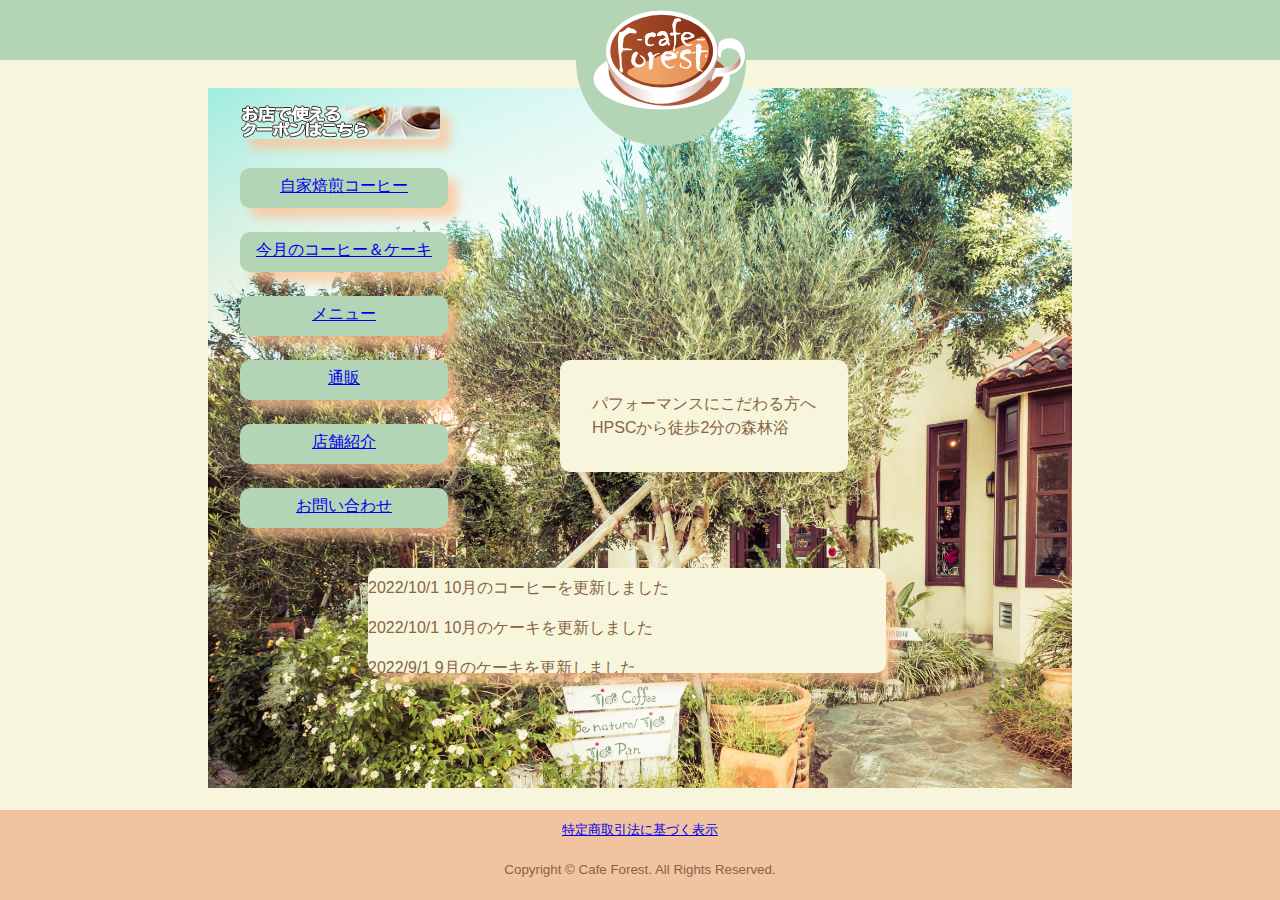
<file: index.html>
﻿﻿<!DOCTYPE html>
<html lang="ja">
<head>
<meta charset="UTF-8" />
<meta name="viewport" content="width=device-width, initial-scale=1.0">
<meta name="description" content="「Cafe Forest（カフェフォレスト）」は、自家焙煎のコーヒーと自家製ケーキがが売りの東京都北区のカフェ。駐車場・駐輪場有り。本格的なコーヒーが気軽に楽しめるカジュアルな雰囲気が若者の間で人気で、好みに合わせて焙煎する豆は通販でも取り寄せ可能です。">
<title>トップ | Cafe Forest</title>
<link rel="stylesheet" href="CSS/general.css"> 
</head>
<style>
/*ヘッダーはジェネラルのオーバーフロウhiddeで消えている・・・。*/
.TOP header { /*ロゴをはみ出させるためのheaderに関する指定*/
	height:60px;
	overflow:visible;
	position:relative;
}
.TOP header p {
	height:60px;
	overflow:visible;

}
.TOP header img { /*imgの配置*/
	position:absolute;
	inset-block-start:-2em;
	inset-inline-start:45%;
}

.TOP nav ul li { /*ジェネラルの打ち消し*/
	padding-inline:0px; 
}
.TOP nav > h1 {
	display:none;
}
.TOP > main{
	height:700px;/*仮 高さはおいおい変更する*/
}
.TOP main {
	position:relative;
}
.TOP h2 ,.TOP li {
	position:absolute;
}
.TOP li,.TOP li a {
	width:13em;
	height:1.5em;
}
.TOP li:not(:nth-of-type(8)) { /*ここで指定して子供要素のセンターそろえを実現あと影*/
	display:flex;
	justify-content:center;
	align-items:center; 
	box-shadow:10px 10px 10px 0 rgba(255, 192, 144,0.7);
}
.TOP li:not(:nth-of-type(8)) a{
	text-align:center;
}
.TOP li:nth-of-type(1){/*top*/
	display:none;
}
.TOP li:nth-of-type(2){/*自家焙煎珈琲*/
	inset-block-start:5em;
	inset-inline-start:2em;
}
.TOP li:nth-of-type(3){/*今月のコーヒー＆ケーキ*/
	inset-block-start:9em;
	inset-inline-start:2em;
}
.TOP li:nth-of-type(4){/*メニュー*/
	inset-block-start:13em;
	inset-inline-start:2em;
}
.TOP li:nth-of-type(5){/*通販*/
	inset-block-start:17em;
	inset-inline-start:2em;
}
.TOP li:nth-of-type(6){ /*店舗紹介*/
	inset-block-start:21em;
	inset-inline-start:2em;
}
.TOP li:nth-of-type(7){/*問い合わせ*/
	inset-block-start:25em;
	inset-inline-start:2em;
}
.TOP li:nth-of-type(8){/*クーポンバナー*/
	inset-block-start:1em;
	inset-inline-start:2em;
	width:200px;
	height:35px;
	overflow:hidden;
	box-shadow:10px 10px 10px 0 rgba(255, 192, 144,0.7);
}
.TOP li:nth-of-type(8) img{ /*クーポンバナーをセンターにするため*/
	position:center;
}
.TOP > main > article { /*news*/
	position: absolute;
	width:60%;
	height:15%;
	inset-block-start:30em;
	inset-inline-start:10em;
	overflow-y: scroll;
	background-color:var(--pale);
	box-shadow:10px 10px 10px 0 rgba(255, 192, 144,0.7);
	border-radius:10px;
}
.TOP article > h2 {
	display:none;
}
.TOP li:not(:nth-of-type(8)) { /*liの背景　:notクーポン画像*/
	background-color:var(--light); /*カスタムプロパティに透明度追加する方法ある？*/
	height:2.5em;
	border-radius:10px;
}
.TOP li:nth-of-type(8) {
	border-top-right-radius:7px;
	border-bottom-right-radius:7px;
}
.TOP main > p{
	position:abusplute;
	background-color:var(--pale);
	inset-block-start:15em;
	inset-inline-start:20em;
	width:18em;
	padding:2em;
	border-radius:10px;
}
/*ここまで前絶対配置たち*/
main {
	background-image:url(images/TOP/photoAC03.jpg);
	background-size:cover;
}
/*ここまで背景画像*/
@media screen and (max-width:730px) {
	body {
		grid-template-rows:72px auto 90px; /*header main footerの順の高さの指定*/
	}
}
@media screen and (max-width:600px) {

	.TOP header img { /*imgの配置*/
		inset-inline-start:52%;
	}
	.TOP li:nth-of-type(2){/*自家焙煎珈琲*/
		inset-block-start:5em;
	}
	.TOP li:nth-of-type(3){/*今月のコーヒー＆ケーキ*/
		inset-block-start:7em;
		inset-inline-start:18em;
	}
	.TOP li:nth-of-type(4){/*メニュー*/
		inset-block-start:9em;
	}
	.TOP li:nth-of-type(5){/*通販*/
		inset-block-start:11em;
		inset-inline-start:18em;
	}
	.TOP li:nth-of-type(6){ /*店舗紹介*/
		inset-block-start:13em;
	}
	.TOP li:nth-of-type(7){/*問い合わせ*/
		inset-block-start:15em;
		inset-inline-start:18em;
	}
	.TOP li:nth-of-type(8){/*クーポンバナー*/
		inset-block-start:1em;
		width:200px;
		height:35px;
		overflow:hidden;
	}
	.TOP li:nth-of-type(8) img{ /*クーポンバナーをセンターにするため*/
		position:center;
	}
	.TOP > main > article { /*news*/
		position: absolute;
		width:80%;
		height:15%;
		inset-block-start:20em;
		inset-inline-start:3em;
		overflow-y: scroll;
		background-color:rgb(247, 246, 220,)
	}
	.TOP article > h2 {
		display:none;
	}
	li:not(:nth-of-type(8)) {
		background-color:rgb(177, 215, 180); /*カスタムプロパティに透明度追加する方法ある？*/
	}
	.TOP main > p {
		position:abusplute;
		background-color:rgb(247, 246, 220);
		inset-block-start:20em;
		inset-inline-start:7em;
		width:2em;
		display:none;
	}
}/*media文の閉じ*/
@media screen and (max-width:480px) {
	.TOP li:nth-of-type(8) {
		width:128px;
	}
}
@media screen and (max-width:425px) {
	.TOP li:nth-of-type(8) {
		width:128px;
	}
	.TOP header img { /*imgの配置*/
		inset-inline-start:40%;
	}
	.TOP li:nth-of-type(2){/*自家焙煎珈琲*/
		inset-block-start:10em;
		inset-inline-start:1em;
	}
	.TOP li:nth-of-type(3){/*今月のコーヒー＆ケーキ*/
		inset-block-start:13em;
		inset-inline-start:3em;
	}
	.TOP li:nth-of-type(4){/*メニュー*/
		inset-block-start:16em;
		inset-inline-start:1em;
	}
	.TOP li:nth-of-type(5){/*通販*/
		inset-block-start:19em;
		inset-inline-start:3em;
	}
	.TOP li:nth-of-type(6){ /*店舗紹介*/
		inset-block-start:22em;
		inset-inline-start:1em;
	}
	.TOP li:nth-of-type(7){/*問い合わせ*/
		inset-block-start:25em;
		inset-inline-start:3em;
	}
	.TOP li:nth-of-type(8){/*クーポンバナー*/
		inset-block-start:6em;
		inset-inline-start:1em;
		width:128px;
		height:35px;
		overflow:hidden;
	}
	.TOP li:nth-of-type(8) img{ /*クーポンバナーをセンターにするため*/
		position:center;
	}
	.TOP > main > article { /*news*/
		position: absolute;
		width:80vw;
		height:15%;
		inset-block-start:30em;
		inset-inline-start:1.5em;
		overflow-y: scroll;
		background-color:rgb(247, 246, 220)
	}
	.TOP article > h2 {
		display:none;
	}
	li:not(:nth-of-type(8)) {
		background-color:rgb(177, 215, 180); /*カスタムプロパティに透明度追加する方法ある？*/
	}
	.TOP main > p{
		display:none;
/*		position:abusplute;   /*こいつらは自家焙煎珈琲へ
		background-color:rgb(247, 246, 220);
		inset-block-start:-13em;
		inset-inline-start:3em;
		width:16em; */
	}
}/*media文の閉じ*/
/*ここまで＠medhia文*/
</style>
<body class="TOP">
<header>
<p><img src="images/logo_maru.svg" width="auto" height="170px" alt="ロゴ"></p>
</header>
<main>
	<nav>
		<h1>ナビゲーション</h1><!--スマホはハンバーガorフレックスらっぷ表示。空白のメイン要素にロゴを大きく載せるか-->
		<ul>
			<li><a href="index.html">トップ</a></li>
			<li><a href="coffee-info/index.html">自家焙煎コーヒー</a></li>
			<li><a href="coffee-cake/monthly.php">今月のコーヒー＆ケーキ</a></li>
			<li><a href="menu/index.html">メニュー</a></li>
			<li><a href="store/index.html">通販</a></li><!--ハイライトかdisplay:none-->
			<li><a href="tenpo/index.html">店舗紹介</a></li>
			<li><a href="contact/index.html">お問い合わせ</a></li>
			<li><a href="coupon/index.html"><picture><source srcset="images/banner_hanbun.png" media="(max-width: 480px)"><img src="images/banner_h.png" alt="バナー"></picture></a></li>
		</ul>
	</nav>
	<article>
		<h2>ニュース</h2><!--ニュースを-->
			<p>2022/10/1  10月のコーヒーを更新しました</p><!--overflow: scroll;でページ内スクロールに挑む-->				
			<p>2022/10/1  10月のケーキを更新しました</p>
			<p>2022/9/1  9月のケーキを更新しました</p>
			<p>2022/9/1  9月のケーキを更新しました</p>
			<p>2022/8/17  台風のため臨時休業いたします。</p>
	</article>
	<p>パフォーマンスにこだわる方へ<br>HPSCから徒歩2分の森林浴</p>
</main>
<footer>
	<p><small><a href="law/index.html">特定商取引法に基づく表示</a></small></p>
	<p><small>Copyright © Cafe Forest. All Rights Reserved.</small></p>
</footer>
</body>
</html>
</file>
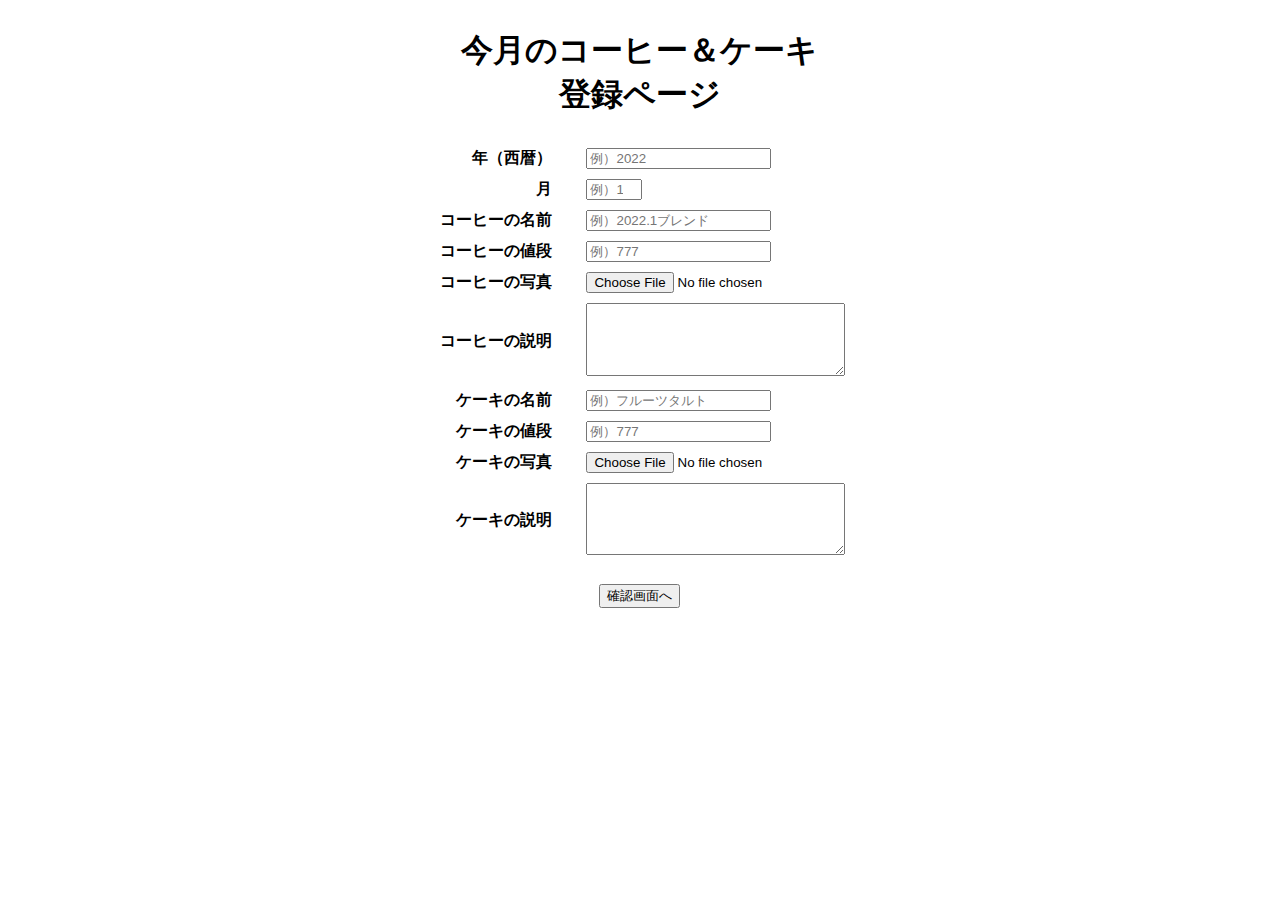
<file: admin/index.html>
﻿<!DOCTYPE html>

<html>
    <head>
        <meta charset="UTF-8" />
        <meta name="viewport" content="width=device-width, initial-scale=1.0" />
        <title>登録</title>
        <link rel="stylesheet" href="css/admin.css" />
    </head>

    <body class="form">
        <header></header>
        <main>
            <h1>今月のコーヒー＆ケーキ<br />登録ページ</h1>
            <form action="confirm.php" enctype="multipart/form-data" method="post">
                <table>
                    <tr><th><label>年（西暦）</label></th><td><input type="number" min="2022" name="year" pattern="^[0-9]+$" placeholder="例）2022" required/></td></tr>
                    <tr><th><label>月</label></th><td><input type="number" min="1" max="12" name="month" pattern="^[0-9]+$" placeholder="例）1" required/></td></tr>
                    <tr><th><label>コーヒーの名前</label></th><td><input type="text" name="coffeeName" placeholder="例）2022.1ブレンド" required/></td></tr>
                    <tr><th><label>コーヒーの値段</label></th><td><input type="text" name="coffeePrice" title="半角数字で入力してください。" pattern="^[0-9]+$" placeholder="例）777" required/></tr>
                    <tr><th><label>コーヒーの写真</label></th><td><input type="file" name="coffeePic" accept="image/*" required/></tr>
                    <tr><th><label>コーヒーの説明</label></th><td><textarea name="coffeeEx" required></textarea></tr>
                    <tr><th><label>ケーキの名前</label></th><td><input type="text" name="cakeName" placeholder="例）フルーツタルト" required/></td></tr>
                    <tr><th><label>ケーキの値段</label></th><td><input type="text" name="cakePrice" title="半角数字で入力してください。" pattern="^[0-9]+$" placeholder="例）777" required/></tr>
                    <tr><th><label>ケーキの写真</label></th><td><input type="file" name="cakePic" accept="image/*" required/></tr>
                    <tr><th><label>ケーキの説明</label></th><td><textarea name="cakeEx" required></textarea></tr>
                </table>
                <p><input type="submit" value="確認画面へ" /></p>    
            </form>
        </main>
        <footer></footer>
    </body>
</html>
</file>
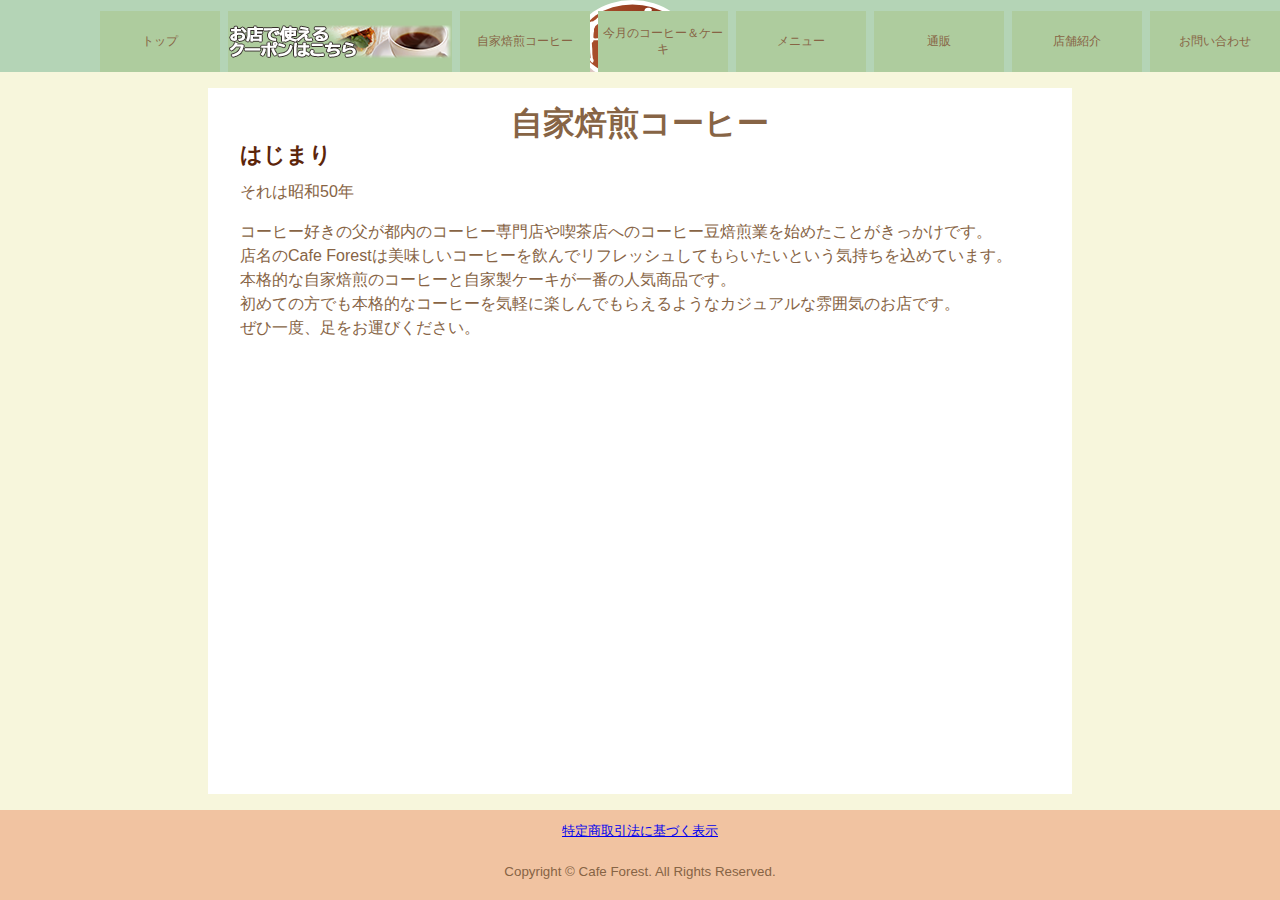
<file: coffee-info/index.html>
﻿<!--通販からのリンク　ターゲットで指定してその項目だけハイライトにさせたいな-->
<!DOCTYPE html>
<html lang="ja">
<head>
<meta charset="UTF-8" />
<meta name="viewport" content="width=device-width, initial-scale=1.0">
<meta name="description" content="東京都北区のカフェ「Cafe Forest（カフェフォレスト）」の売りは、自家焙煎コーヒー。焙煎士として都内のコーヒー専門店や喫茶店と取引があった父親の跡を継いだ現経営者が、パティシエの妻と共に、本格的なコーヒーが楽しめるカジュアルなカフェを営業しています。" >
<meta name="keywords" content="自家焙煎,父,コーヒー専門店,喫茶店,本格的" >
<title>自家焙煎コーヒー | Cafe Forest</title>
<link rel="stylesheet" href="../CSS/general.css">
<link href="../CSS/box.css" rel="stylesheet" type="text/css">
</head>

<body class="cfi">
<header>
<img src="../images/logo.svg" width="auto" height="100px" alt="ロゴ">
	<nav>
		<h2>ナビゲーション</h2><!--nonn候補-->
		<ul>
			<li><a href="../index.html">トップ</a></li>
			<li><a href="../coupon/index.html"><picture><source srcset="../images/banner_hanbun.png" media="(max-width: 730px)"><img src="../images/banner_h.png" alt="バナー"></picture></a></li>
			<li><a href="../coffee-info/index.html">自家焙煎コーヒー</a></li>
			<li><a href="../coffee-cake/monthly.php">今月のコーヒー＆ケーキ</a></li>
			<li><a href="../menu/index.html">メニュー</a></li>
			<li><a href="../store/index.html">通販</a></li><!--ハイライトかdisplay:none-->
			<li><a href="../tenpo/index.html">店舗紹介</a></li>
			<li><a href="../contact/index.html">お問い合わせ</a></li>
		</ul>
	</nav>
</header>
<main class="ctop">
	<h1>自家焙煎コーヒー</h1>
	<p>パフォーマンスにこだわる方へ<br>HPSCから徒歩2分の森林浴</p>
	<section>
	<h2>はじまり</h2>
	<p>それは昭和50年</p>
	<p>コーヒー好きの父が都内のコーヒー専門店や喫茶店へのコーヒー豆焙煎業を始めたことがきっかけです。<br>
		店名のCafe Forestは美味しいコーヒーを飲んでリフレッシュしてもらいたいという気持ちを込めています。<br>
		本格的な自家焙煎のコーヒーと自家製ケーキが一番の人気商品です。<br>
		初めての方でも本格的なコーヒーを気軽に楽しんでもらえるようなカジュアルな雰囲気のお店です。<br>
		ぜひ一度、足をお運びください。</p>
	</section>

</main>
<footer>
	<p><small><a href="../law/index.html">特定商取引法に基づく表示</a></small></p>
		<p><small>Copyright © Cafe Forest. All Rights Reserved.</small></p>
</footer>
</body>
</html>
</file>
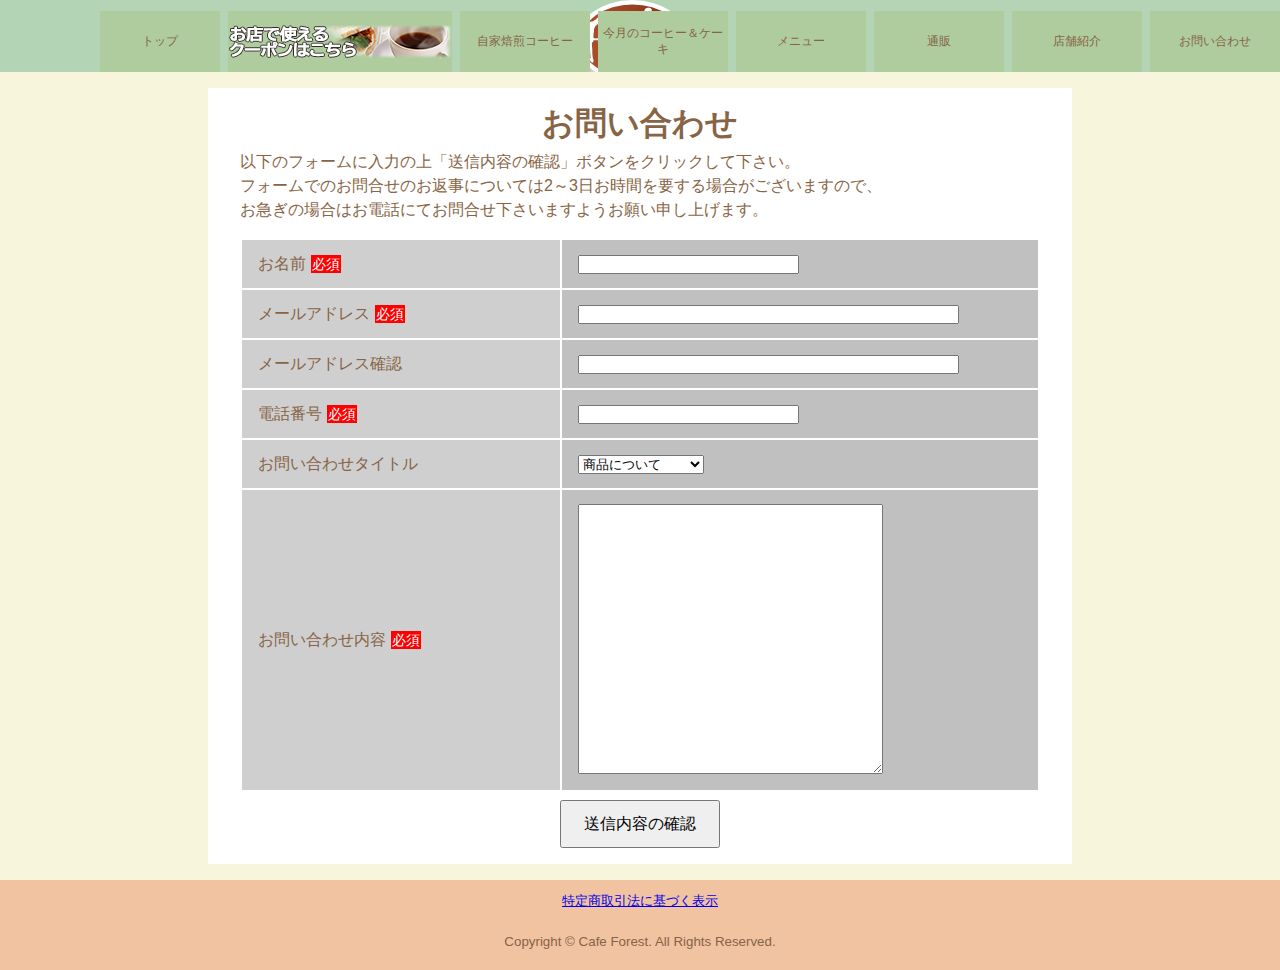
<file: contact/index.html>
<!DOCTYPE HTML>
<html lang="ja">
<head>
	<meta name="viewport" content="width=device-width, initial-scale=1.0">
	<meta charset="UTF-8">
	<meta name="description" content="東京都北区のカフェ「Cafe Forest（カフェフォレスト）」の問い合わせページ。熟練焙煎士が挽くコーヒー、パティシエ特製デザート、店頭販売、通販、コーヒーが1杯無料になるクーポン、アクセスについてなど、お気軽にお問合せください。">
	<meta name="keywords" contact="質問,クーポン,オーダー店舗,ケーキ,">
	<title>お問い合せ | Cafe Forest</title>
	<link rel="stylesheet" href="../CSS/general.css" type="text/css">
	<link  rel="stylesheet" href="../CSS/box.css"  type="text/css">
	<script src="../jQuery/jquery-3.6.0.min.js"></script>
	<script>				//メールアドレス二回入力させてチェック。不一致なら警告出す。
		function CheckMail() {
	    // ↓↓ 入力値取得 ↓↓
	    var input1 = $("#mail01").val();
	    var input2 = $("#mail02").val();
	    // ↓↓ メール比較 ↓↓
	    if (input1 !== input2) {
	        window.alert("メールアドレスが一致しません。");
	        return false;
	    } else {
	        return true;
	    }
	}
	</script>
</head>
<body class="contact">
	<header>
	<img src="../images/logo.svg" width="auto" height="100px" alt="ロゴ">
		<nav>
		<h2>サイトマップ</h2>
			<ul>
				<li><a href="../index.html">トップ</a></li>
				<li><a href="../coupon/index.html"><picture><source srcset="../images/banner_hanbun.png" media="(max-width: 730px)"><img src="../images/banner_h.png" alt="バナー"></picture></a></li>
				<li><a href="../coffee-info/index.html">自家焙煎コーヒー</a></li>
				<li><a href="../coffee-cake/monthly.php">今月のコーヒー＆ケーキ</a></li>
				<li><a href="../menu/index.html">メニュー</a></li>
				<li><a href="../store/index.html">通販</a></li><!--ハイライトかdisplay:none-->
				<li><a href="../tenpo/index.html">店舗紹介</a></li>
				<li><a href="#">お問い合わせ</a></li>
			</ul>
		</nav>
	</header>
	<main>
			<h1>お問い合わせ</h1>
			<p>以下のフォームに入力の上「送信内容の確認」ボタンをクリックして下さい。<br>
			フォームでのお問合せのお返事については2～3日お時間を要する場合がございますので、<br>
			お急ぎの場合はお電話にてお問合せ下さいますようお願い申し上げます。</p>
			<form action="confirm.php" method="POST">
			<table>
			  <tr><td class="item">お名前<span>必須</span></td><td><input type="text" required="" size="25" maxlength="20" name="name"></td></tr>
			  <tr><td class="item">メールアドレス<span>必須</span></td><td><input type="email" id="mail01" required="" size="45" name="mail"></td></tr>
			  <tr><td class="item">メールアドレス確認</td><td><input type="email" id="mail02" required="" size="45" ></td></tr>

			  <tr><td class="item">電話番号<span>必須</span></td><td><input type="tel" name="tel" required="" size="25"></td></tr>
			  <tr><td class="item">お問い合わせタイトル</td>
			  	  <td>
			  	  	<select name="querytitle">
			  	  		<option>商品について</option>
			  	  		<option>通販について</option>
			  	  		<option>クーポンについて</option>
			  	  		<option>その他</option>
			  	  	</select>
			  	  </td>
			  </tr>
			  <tr><td class="item">お問い合わせ内容<span>必須</span></td>
	      		  <td style=" height:300px; margin: 0px; padding: 0px;">
	      		  	<textarea name="query" required="" style=" height: 90%; box-sizing: border-box; margin-left: 1rem;" rows="12" cols="36"></textarea>
	      		  </td>
	      	  </tr>
	      	</table>
	      	<p style="text-align:center;"><input type="submit" class="button"  value="送信内容の確認" onClick="return CheckMail()"></p>

	      </form>
	</main>
	<footer>
		<p><small><a href="../law/index.html">特定商取引法に基づく表示</a></small></p>
		<p><small>Copyright © Cafe Forest. All Rights Reserved.</small></p>
	</footer>
</body>
</html>
</file>
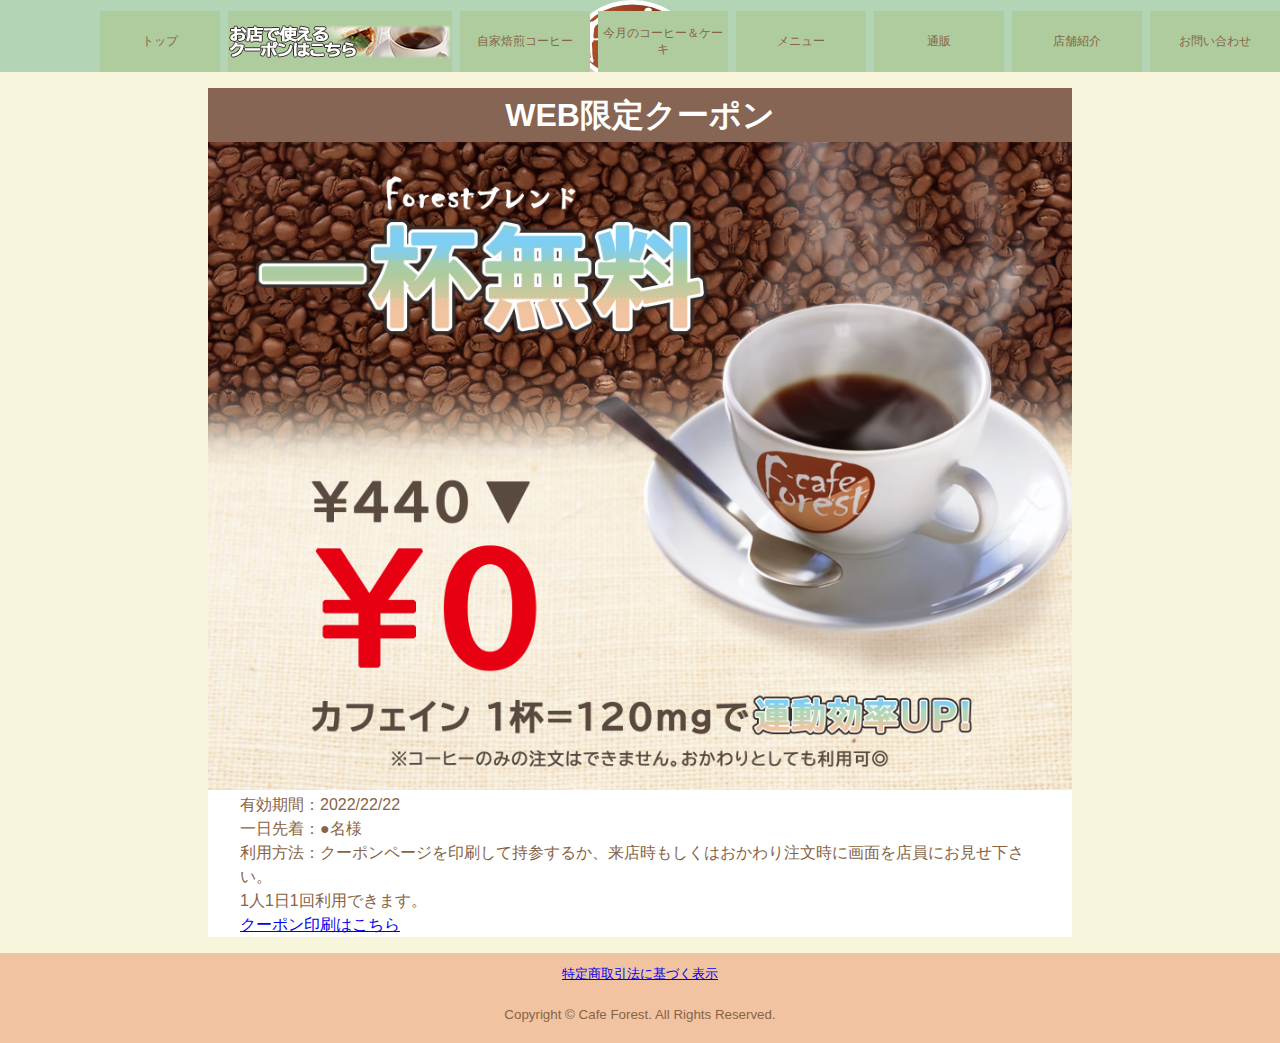
<file: coupon/index.html>
<!DOCTYPE html>
<html lang="ja">
<head>
<meta charset="UTF-8">
<meta name="viewport" content="width=device-width, initial-scale=1.0, minimum-scale=1.0" />
<meta name="description" content="東京都北区のカフェ「Cafe Forest（カフェフォレスト）」では、Webページをご覧いただいた方限定で、440円相当のコーヒーが1杯無料になるクーポンを配布しています。インターネットの画面提示もしくは印刷のどちらでもご利用いただけます。先着順につき早めにご来店ください。" >
<meta name="keywords" content="クーポン,web限定,無料,有効期限,先着,印刷,画面" >
<title>WEB限定クーポン | Cafe Forest</title>
<link href="../CSS/general.css" rel="stylesheet" type="text/css">
<link href="../CSS/box.css" rel="stylesheet" type="text/css">
</head>
<body class="coupon">
	<header>
<img src="../images/logo.svg" width="auto" height="100px" alt="ロゴ">
	<nav>
	<h2>サイトマップ</h2>
		<ul>
			<li><a href="../index.html">トップ</a></li>
			<li><a href="#"><picture><source srcset="../images/banner_hanbun.png" media="(max-width: 730px)"><img src="../images/banner_h.png" alt="バナー"></picture></a></li>
			<li><a href="../coffee-info/index.html">自家焙煎コーヒー</a></li>
			<li><a href="../coffee-cake/monthly.php">今月のコーヒー＆ケーキ</a></li>
			<li><a href="../menu/index.html">メニュー</a></li>
			<li><a href="../store/index.html">通販</a></li><!--ハイライトかdisplay:none-->
			<li><a href="../tenpo/index.html">店舗紹介</a></li>
			<li><a href="../contact/index.html">お問い合わせ</a></li>
		</ul>
	</nav>  
	</header>
	<main>
			<h1>WEB限定クーポン</h1>
			<picture><source srcset="../images/coupon/coupon-sumaho.png" width="100%" height="auto" media="(max-width: 580px)"><source srcset="../images/coupon/coupon-sumaho.png" width="100%" height="auto" media="print"><img  class="sumaho " src="../images/coupon/coupon-pc.png" width="100%" height="auto" alt="クーポン画像"></picture>				<!--
			<a><img  class="pc" src="../images/coupon/coupon-pc.png" width="100%" height="auto" alt="クーポン画像"></a>
			<a><img  class="sumaho" src="../images/coupon/coupon-sumaho.png" width="100%" height="auto" alt="クーポン画像"></a>
			-->
				<dl>
					<dt>有効期間：2022/22/22</dt>
					<dt>一日先着：●名様</dt>
					<dt>利用方法：クーポンページを印刷して持参するか、来店時もしくはおかわり注文時に画面を店員にお見せ下さい。<br>
					1人1日1回利用できます。</dt>
					<a href="coupon_print.pdf">クーポン印刷はこちら</a><!--しかるべきタグをつけなおす必要有-->
				</dl>
	</main>
	<footer>
	<p><small><a href="../law/index.html">特定商取引法に基づく表示</a></small></p>
	<p><small>Copyright © Cafe Forest. All Rights Reserved.</small></p>
	</footer>
</body>
</html>
</file>
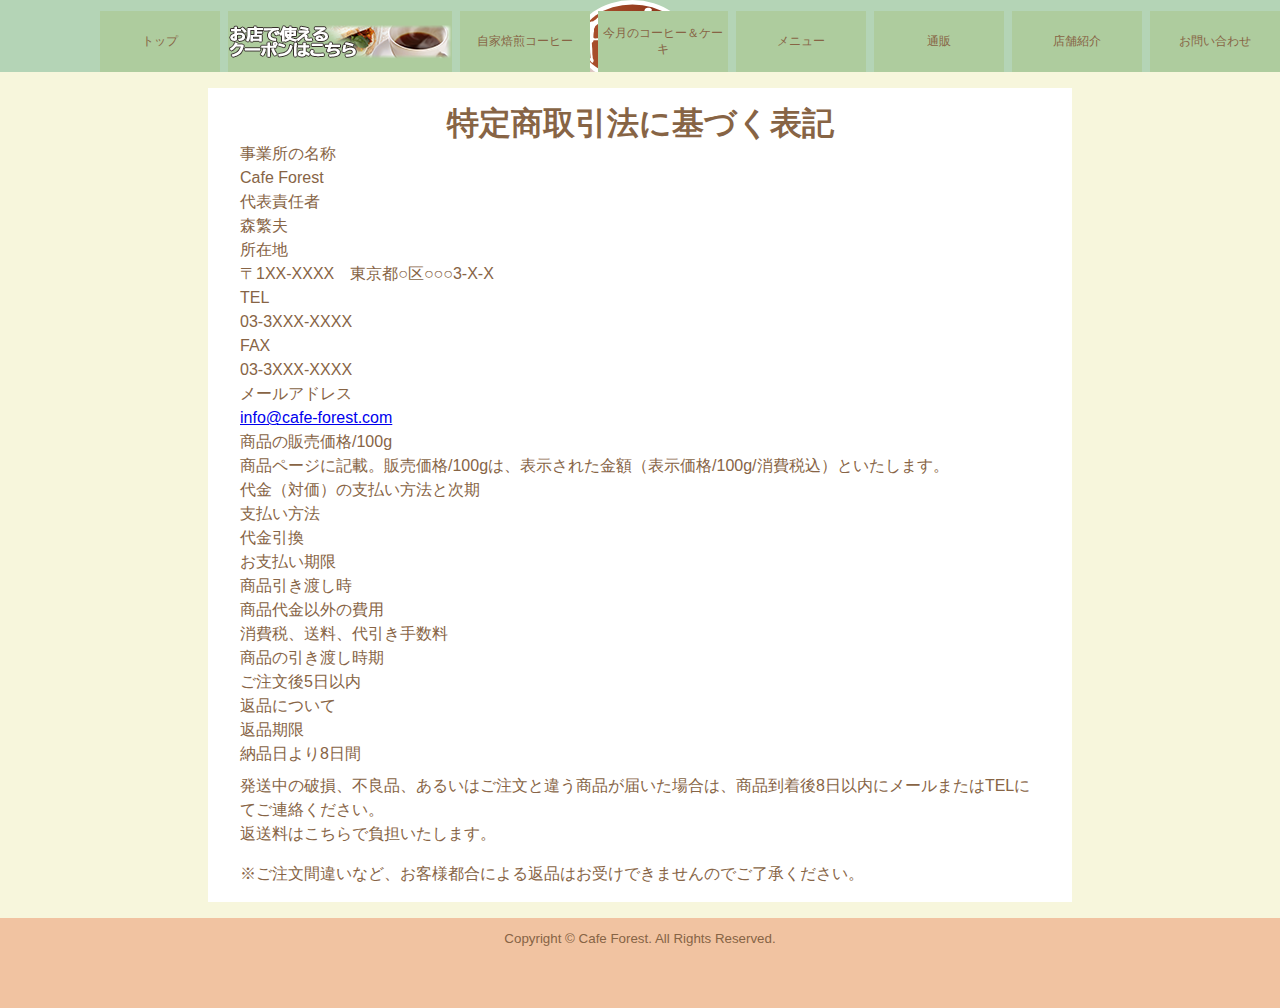
<file: law/index.html>
﻿<!DOCTYPE html>
<html lang="ja">
<head>
<meta charset="UTF-8" />
<meta name="viewport" content="width=device-width, initial-scale=1.0">
<title>特定商取引法に基づく表記 | Cafe Forest</title>
<link rel="stylesheet" href="../CSS/general.css">
<style>
</style>

</head>

<body class="str">
<header>
<img src="../images/logo.svg" width="auto" height="100px" alt="ロゴ">
<nav>
<h2>サイトマップ</h2><!--nonn候補-->
	<ul>
		<li><a href="../index.html">トップ</a></li>
		<li><a href="../coupon/index.html"><picture><source srcset="../images/banner_hanbun.png" media="(max-width: 730px)"><img src="../images/banner_h.png" alt="バナー"></picture></a></li>
		<li><a href="../coffee-info/index.html">自家焙煎コーヒー</a></li>
		<li><a href="../coffee-cake/monthly.php">今月のコーヒー＆ケーキ</a></li>
		<li><a href="../menu/index.html">メニュー</a></li>
		<li><a href="../store/index.html">通販</a></li><!--ハイライトかdisplay:none-->
		<li><a href="../tenpo/index.html">店舗紹介</a></li>
		<li><a href="../contact/index.html">お問い合わせ</a></li>
	</ul>
</nav>
</header>
<main>
	<h1>特定商取引法に基づく表記</h1>
		<dl>
			<dt>事業所の名称</dt>
				<dd>Cafe Forest</dd>
			<dt>代表責任者</dt>
				<dd>森繁夫</dd>
			<dt>所在地</dt>
				<dd>〒1XX-XXXX　東京都○区○○○3-X-X</dd>
			<dt>TEL</dt>
				<dd>03-3XXX-XXXX</dd>
			<dt>FAX</dt>
				<dd>03-3XXX-XXXX</dd>
			<dt>メールアドレス</dt>
				<dd><adress><a href="mailto:info@cafe-forest.com">info@cafe-forest.com</a></adress></dd>
			<dt>商品の販売価格/100g</dt>
				<dd>商品ページに記載。販売価格/100gは、表示された金額（表示価格/100g/消費税込）といたします。</dd>
			<dt>代金（対価）の支払い方法と次期</dt>
			<dt>支払い方法</dt>
				<dd>代金引換</dd>
			<dt>お支払い期限</dt>
				<dd>商品引き渡し時</dd>
			<dt>商品代金以外の費用</dt>
				<dd>消費税、送料、代引き手数料</dd>
			<dt>商品の引き渡し時期</dt>
				<dd>ご注文後5日以内</dd>
			<dt>返品について</dt>
			<dt>返品期限</dt>
				<dd>納品日より8日間</dd>
		</dl>
		<p>発送中の破損、不良品、あるいはご注文と違う商品が届いた場合は、商品到着後8日以内にメールまたはTELにてご連絡ください。
		<br>返送料はこちらで負担いたします。</p>
		<p>※ご注文間違いなど、お客様都合による返品はお受けできませんのでご了承ください。</p>

</main>
<footer>
	<p><small>Copyright © Cafe Forest. All Rights Reserved.</small></p>
</footer>
</body>

</html>
</file>
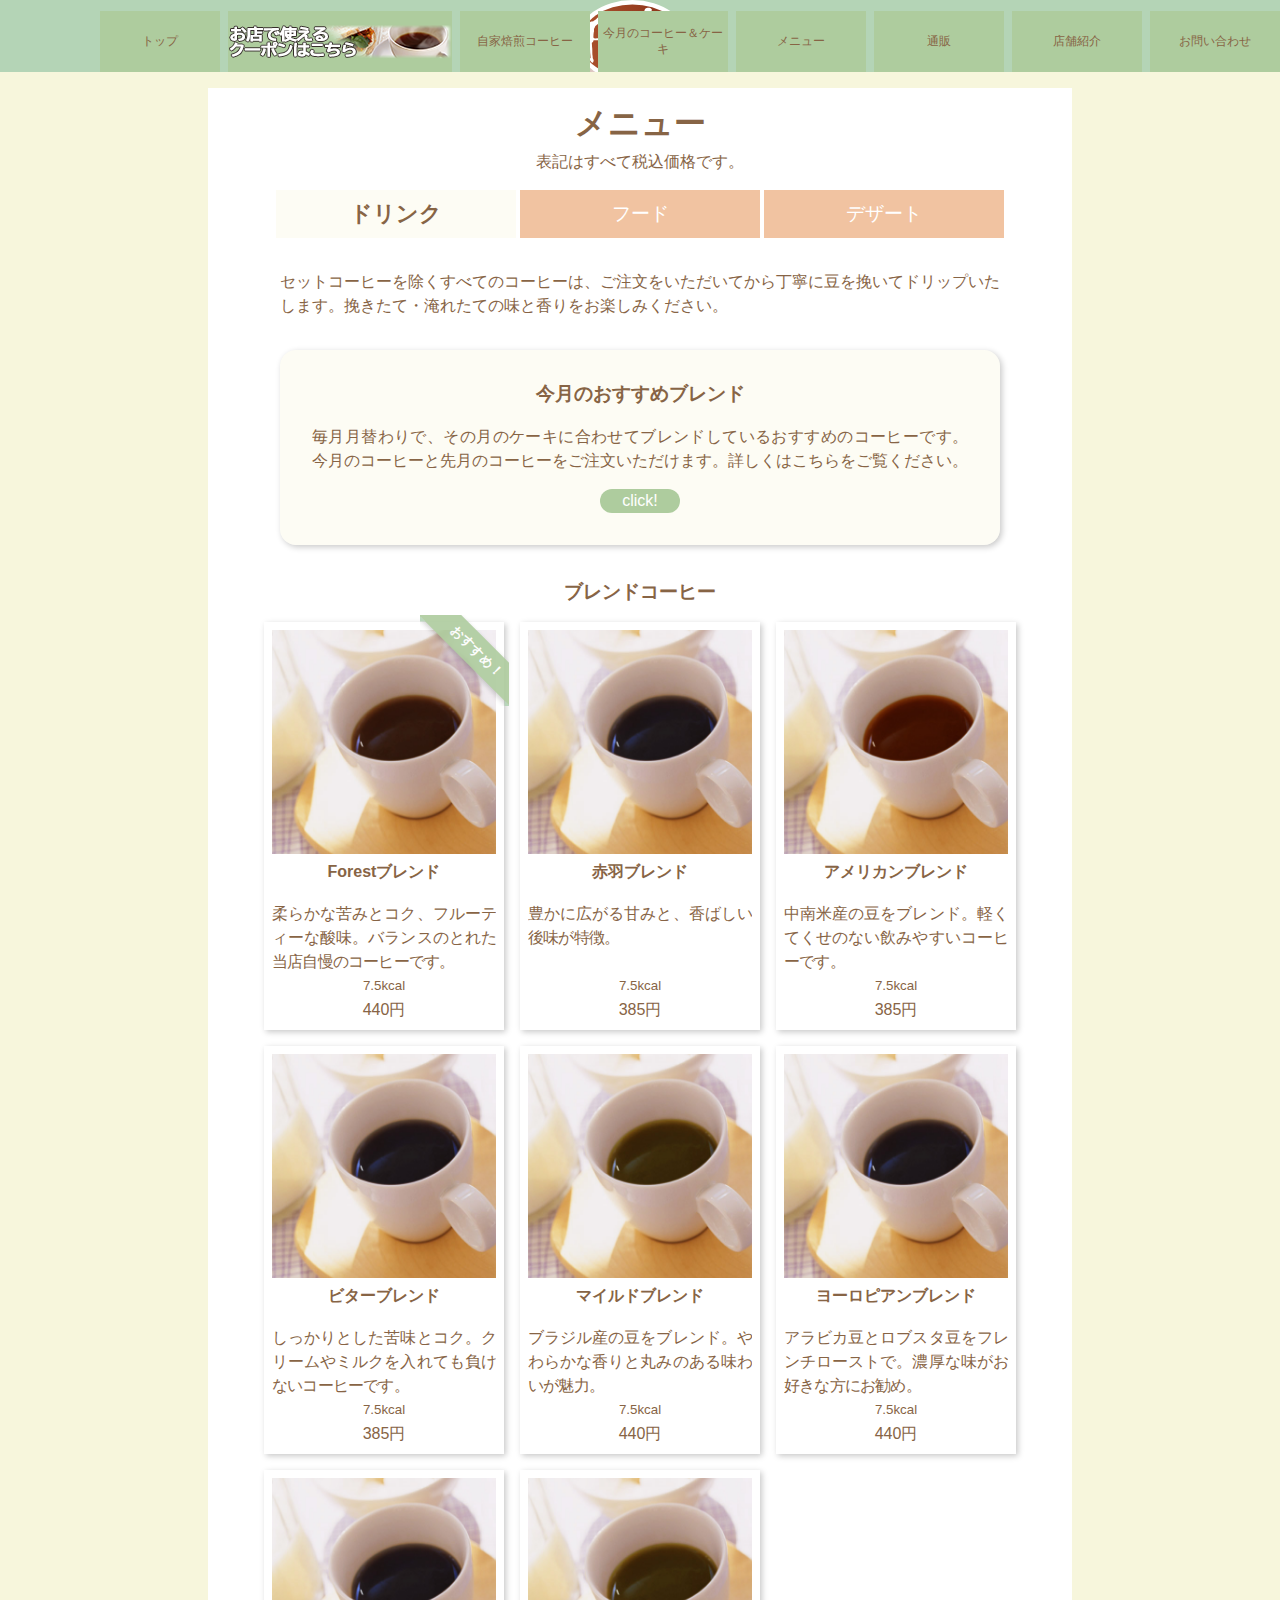
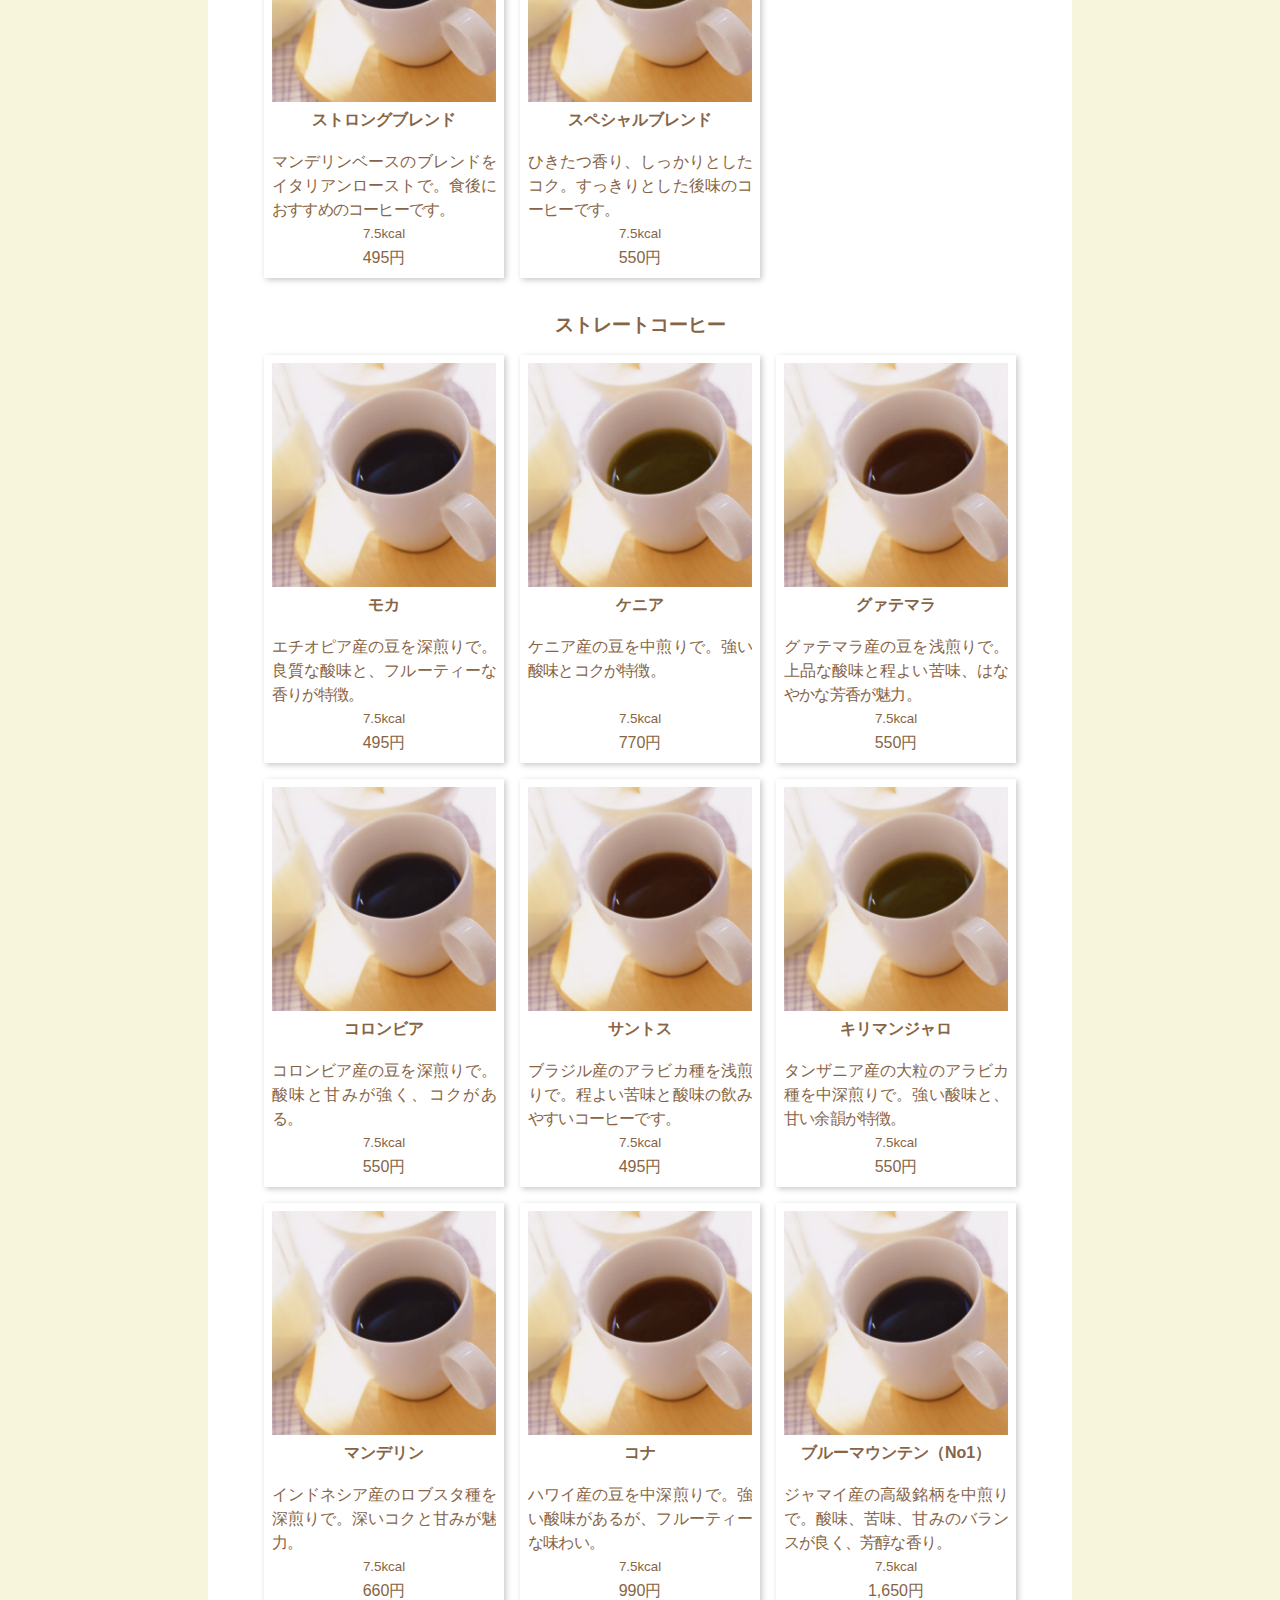
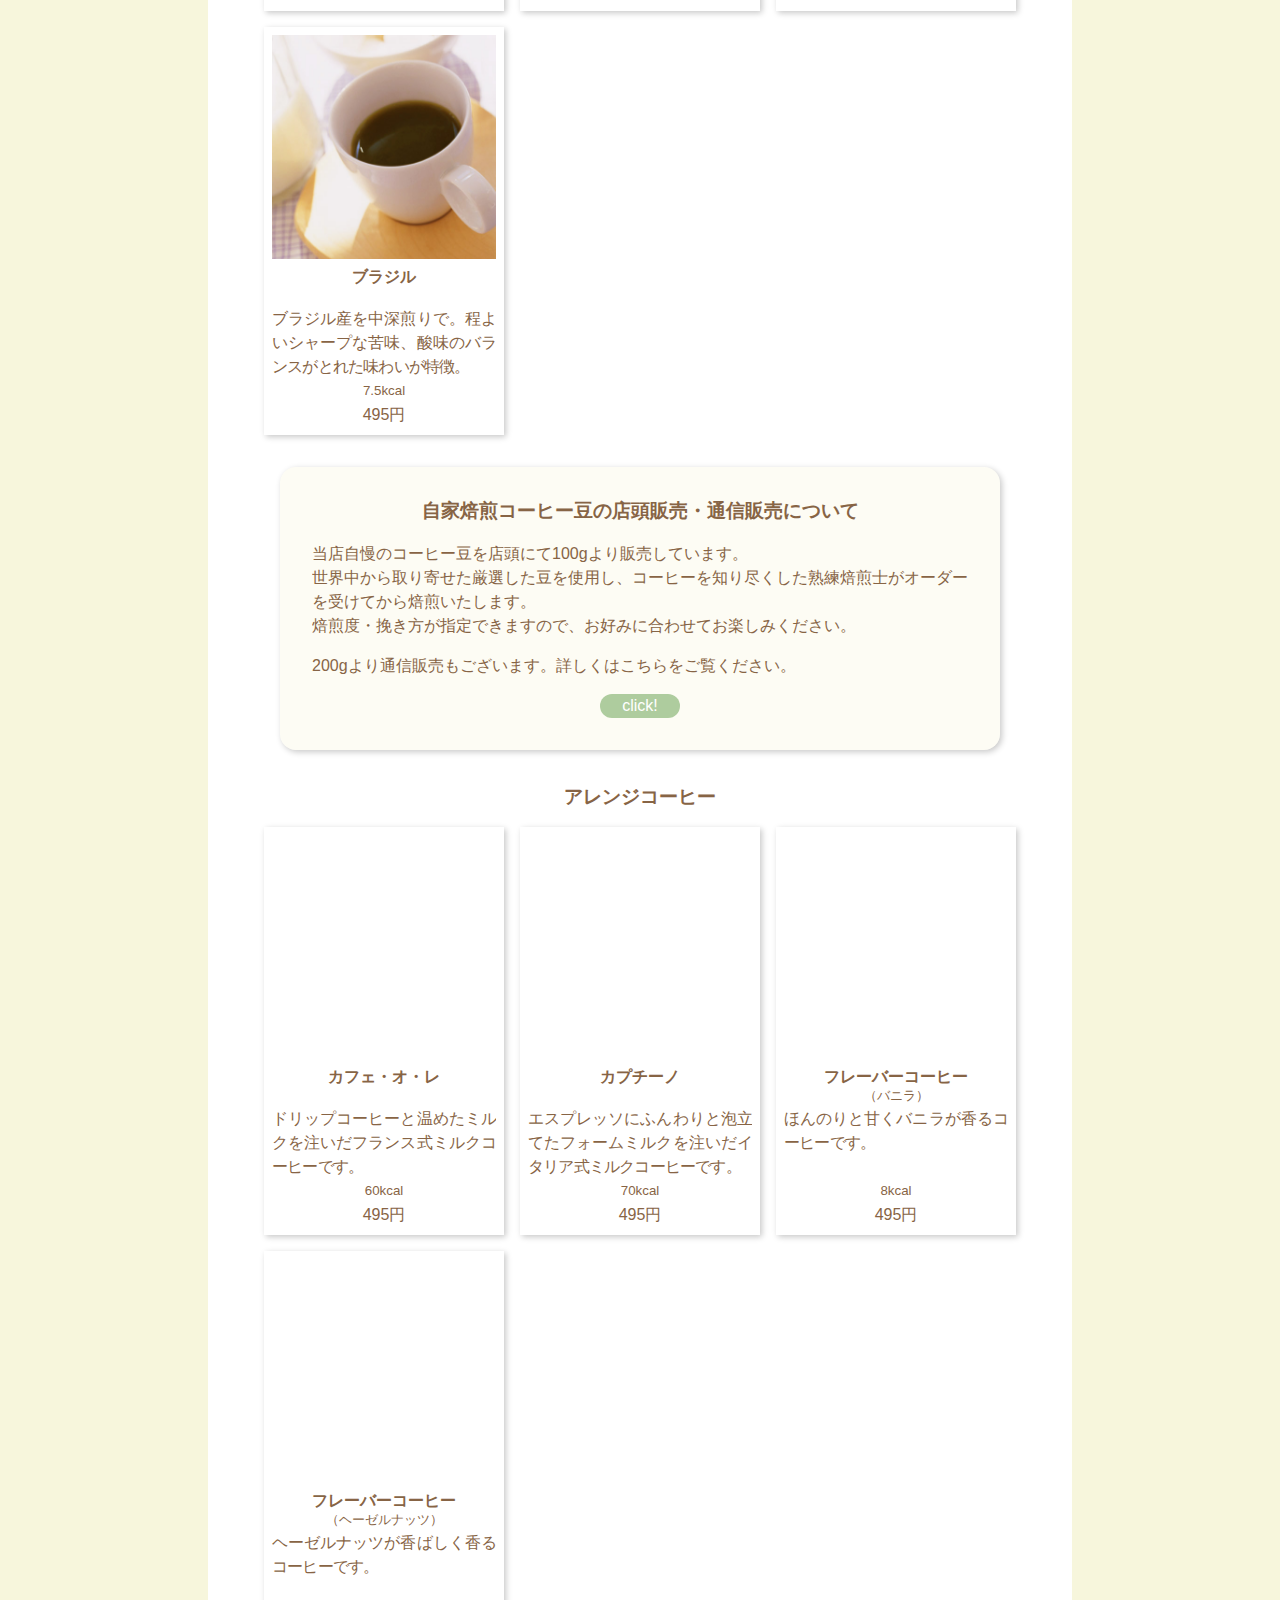
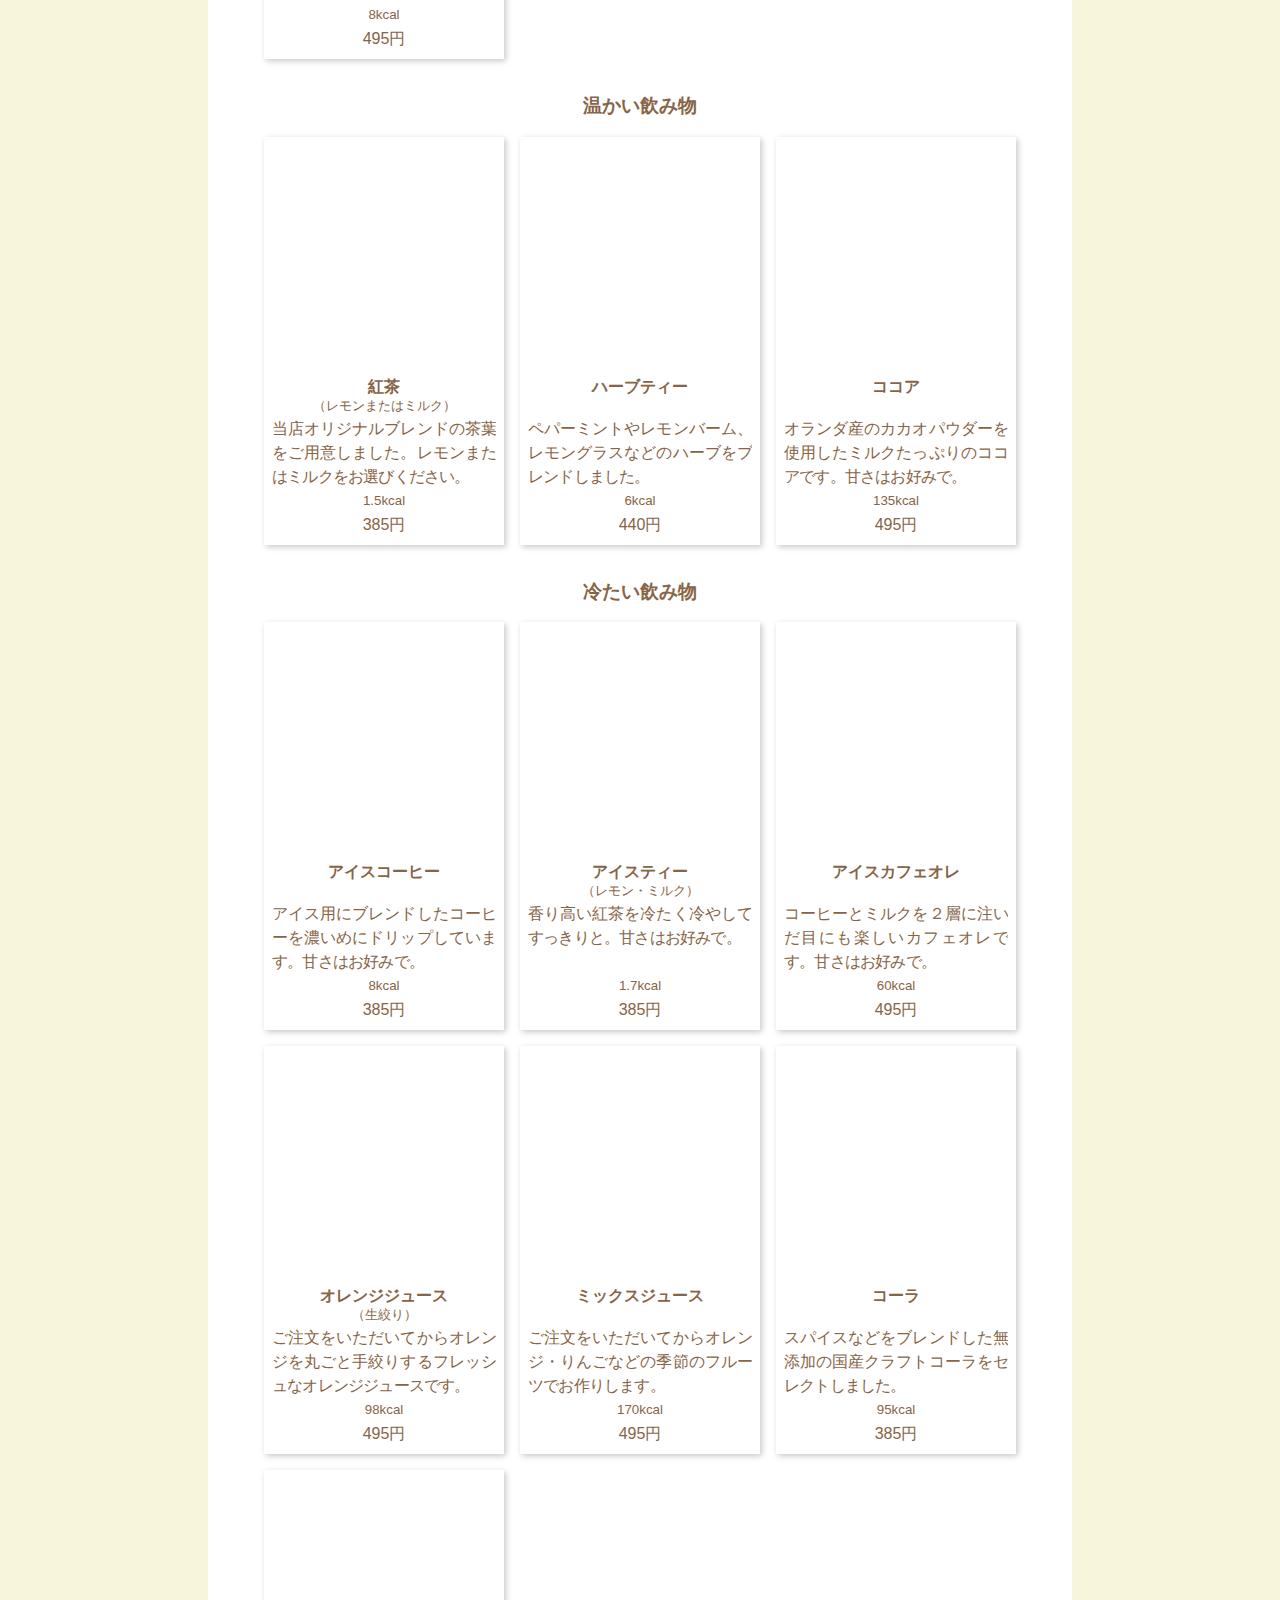
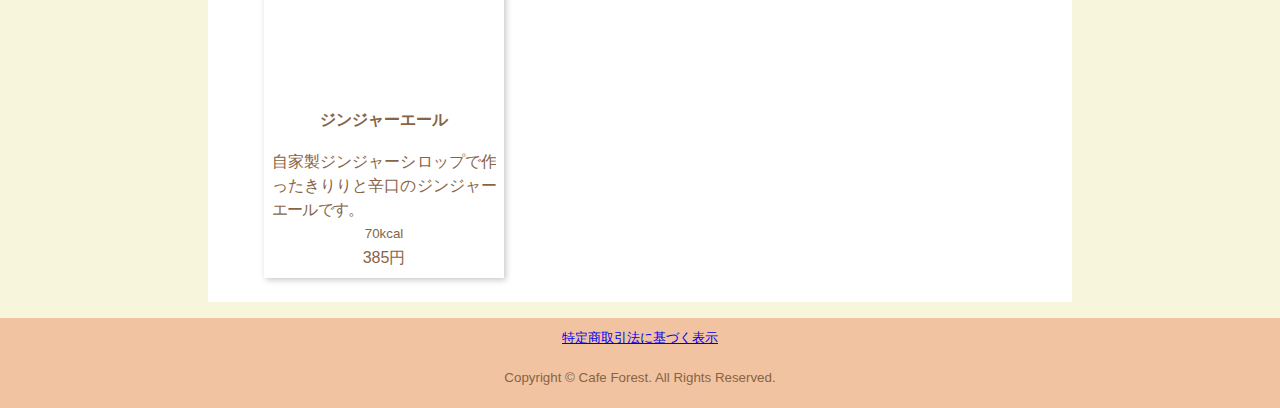
<file: menu/index.html>
﻿<meta charset="UTF-8">
<meta name="viewport" content="width=device-width, initial-scale=1.0, minimum-scale=1.0" />
<meta name="description" content="東京都北区のカフェ「Cafe Forest（カフェフォレスト）」では、自家焙煎のコーヒーを中心としたドリンク約30種類、パティシエオリジナルデザート約5種類、軽食約10種類のほか、モーニング・ランチ限定など、多彩なメニューをご用意しています。また、オーダーケーキの注文も承っています。">
<meta name="keywords" content="メニュー,ドリンク,フード,モーニング,ランチ,デザート,ホットケーキ,プリン,日替わり,パスタ,カレー,バーニャカウダ">
<title>メニュー | Cafe Forest</title>
<link href="../CSS/general.css" rel="stylesheet" type="text/css">
<link rel="stylesheet" href="styles/menu.css" />
<script src="../jQuery/jquery-3.6.0.min.js"></script>
<script>
	$(document).ready(function(){
	    $("#pagetop").hide();
	    $(window).on("scroll", function(){
	        if ($(this).scrollTop() > 100) {
	            $("#pagetop").fadeIn("fast");
	        } else {
	            $("#pagetop").fadeOut("fast");
	        }
	    });	
	}); 
</script>
</head>
<body class="menu">
<header>
<img src="../images/logo.svg" width="auto" height="100px" alt="ロゴ">
	<nav>
	<h2>サイトマップ</h2>
		<ul>
		<li><a href="../index.html">トップ</a></li>
		<li><a href="../coupon/index.html"><picture><source srcset="../images/banner_hanbun.png" media="(max-width: 730px)"><img src="../images/banner_h.png" alt="バナー"></picture></a></li>
		<li><a href="../coffee-info/index.html">自家焙煎コーヒー</a></li>
		<li><a href="../coffee-cake/monthly.php">今月のコーヒー＆ケーキ</a></li>
		<li><a href="../menu/index.html">メニュー</a></li>
		<li><a href="../store/index.html">通販</a></li><!--ハイライトかdisplay:none-->
		<li><a href="../tenpo/index.html">店舗紹介</a></li>
		<li><a href="../contact/index.html">お問い合わせ</a></li>
	</ul>
	</nav>
</header>
<main>
	<h1>メニュー</h1>
	<p>表記はすべて税込価格です。</p>
	<input id="item1" name="radio" type="radio" checked="checked" />
	<input id="item2" name="radio" type="radio" />
	<input id="item3" name="radio" type="radio" />		
	<div>
		<label for="item1">ドリンク</label>
		<label for="item2">フード</label>
		<label for="item3">デザート</label>
	</div>
	<section id="drink">
		<h2>ドリンク</h2>
			<p>セットコーヒーを除くすべてのコーヒーは、ご注文をいただいてから丁寧に豆を挽いてドリップいたします。挽きたて・淹れたての味と香りをお楽しみください。</p>
		<aside>
			<h3>今月のおすすめブレンド</h3>
				<p>
					毎月月替わりで、その月のケーキに合わせてブレンドしているおすすめのコーヒーです。
					今月のコーヒーと先月のコーヒーをご注文いただけます。詳しくはこちらをご覧ください。
				</p>
				<span class="click"><a href="../coffee-cake/monthly.php">click!</a></span>
		</aside>
		<section>
			<h3>ブレンドコーヒー</h3>
			<div>
				<article class="recommend">
				<div>
					<span>おすすめ！</span>
				</div>
					<img alt="Forestブレンド" loading="lazy" src="../images/menu/drink101_c.jpg">
					<h4>Forestブレンド</h4>
					<p>柔らかな苦みとコク、フルーティーな酸味。バランスのとれた当店自慢のコーヒーです。</p>
					<p><small>7.5kcal</small></p>
					<p>440円</p>
				</article>
				<article>
					<img alt="赤羽ブレンド" loading="lazy" src="../images/menu/drink101_a.jpg">
					<h4>赤羽ブレンド</h4>
					<p>豊かに広がる甘みと、香ばしい後味が特徴。</p>
					<p><small>7.5kcal</small></p>
					<p>385円</p>
				</article>
				<article>
					<img alt="アメリカンブレンド" loading="lazy" src="../images/menu/drink101_d.jpg">
					<h4>アメリカンブレンド</h4>
					<p>中南米産の豆をブレンド。軽くてくせのない飲みやすいコーヒーです。</p>
					<p><small>7.5kcal</small></p>
					<p>385円</p></article>
				<article>
					<img alt="ビターブレンド" loading="lazy" src="../images/menu/drink101_a.jpg">
					<h4>ビターブレンド</h4>
					<p>しっかりとした苦味とコク。クリームやミルクを入れても負けないコーヒーです。</p>
					<p><small>7.5kcal</small></p>
					<p>385円</p>
				</article>
				<article>
					<img alt="マイルドブレンド" loading="lazy" src="../images/menu/drink101_b.jpg">
					<h4>マイルドブレンド</h4>
					<p>ブラジル産の豆をブレンド。やわらかな香りと丸みのある味わいが魅力。</p>
					<p><small>7.5kcal</small></p>
					<p>440円</p>
				</article>
				<article>
					<img alt="ヨーロピアンブレンド" loading="lazy" src="../images/menu/drink101_a.jpg">
					<h4>ヨーロピアンブレンド</h4>
					<p>アラビカ豆とロブスタ豆をフレンチローストで。濃厚な味がお好きな方にお勧め。</p>
					<p><small>7.5kcal</small></p>
					<p>440円</p>
				</article>
				<article>
					<img alt="ストロングブレンド" loading="lazy" src="../images/menu/drink101_a.jpg">
					<h4>ストロングブレンド</h4>
					<p>マンデリンベースのブレンドをイタリアンローストで。食後におすすめのコーヒーです。</p>
					<p><small>7.5kcal</small></p>
					<p>495円</p>
				</article>
				<article>
					<img alt="スペシャルブレンド" loading="lazy" src="../images/menu/drink101_b.jpg">
					<h4>スペシャルブレンド</h4>
					<p>ひきたつ香り、しっかりとしたコク。すっきりとした後味のコーヒーです。</p>
					<p><small>7.5kcal</small></p>
					<p>550円</P>
				</article>
			</div>
		</section>
		<section>
			<h3>ストレートコーヒー</h3>
			<div>
				<article>
					<img alt="モカ" loading="lazy" src="../images/menu/drink101_a.jpg">
					<h4>モカ</h4>
					<p>エチオピア産の豆を深煎りで。良質な酸味と、フルーティーな香りが特徴。</p>
					<p><small>7.5kcal</small></p>
					<p>495円</p>
				</article>
				<article>
					<img alt="ケニア" loading="lazy" src="../images/menu/drink101_b.jpg">
					<h4>ケニア</h4>
					<p>ケニア産の豆を中煎りで。強い酸味とコクが特徴。</p>
					<p><small>7.5kcal</small></p>
					<p>770円</p>
				</article>
				<article>
					<img alt="グァテマラ" loading="lazy" src="../images/menu/drink101_c.jpg">
					<h4>グァテマラ</h4>
					<p>グァテマラ産の豆を浅煎りで。上品な酸味と程よい苦味、はなやかな芳香が魅力。</p>
					<p><small>7.5kcal</small>
					</p><p>550円</p>
				</article>
				<article>
					<img alt="コロンビア" loading="lazy" src="../images/menu/drink101_a.jpg">
					<h4>コロンビア</h4>
					<p>コロンビア産の豆を深煎りで。酸味と甘みが強く、コクがある。</p>
					<p><small>7.5kcal</small></p>
					<p>550円</p>
				</article>
				<article>
					<img alt="サントス" loading="lazy" src="../images/menu/drink101_c.jpg">
					<h4>サントス</h4>
					<p>ブラジル産のアラビカ種を浅煎りで。程よい苦味と酸味の飲みやすいコーヒーです。</p>
					<p><small>7.5kcal</small></p>
					<p>495円</p>
				</article>
				<article>
					<img alt="キリマンジャロ" loading="lazy" src="../images/menu/drink101_b.jpg">
					<h4>キリマンジャロ</h4>
					<p>タンザニア産の大粒のアラビカ種を中深煎りで。強い酸味と、甘い余韻が特徴。</p>
					<p><small>7.5kcal</small></p>
					<p>550円</p>
				</article>
				<article>
					<img alt="マンデリン" loading="lazy" src="../images/menu/drink101_a.jpg">
					<h4>マンデリン</h4>
					<p>インドネシア産のロブスタ種を深煎りで。深いコクと甘みが魅力。</p>
					<p><small>7.5kcal</small></p>
					<p>660円</p>
				</article>
				<article>
					<img alt="コナ" loading="lazy" src="../images/menu/drink101_c.jpg">
					<h4>コナ</h4>
					<p>ハワイ産の豆を中深煎りで。強い酸味があるが、フルーティーな味わい。</p>
					<p><small>7.5kcal</small></p>
					<p>990円</p>
				</article>
				<article>
					<img alt="ブルーマウンテン" loading="lazy" src="../images/menu/drink101_a.jpg">
					<h4>ブルーマウンテン（No1）</h4>
					<p>ジャマイ産の高級銘柄を中煎りで。酸味、苦味、甘みのバランスが良く、芳醇な香り。</p>
					<p><small>7.5kcal</small></p>
					<p>1,650円</p>
				</article>
				<article>
					<img alt="ブラジル" loading="lazy" src="../images/menu/drink101_b.jpg">
					<h4>ブラジル</h4>
					<p>ブラジル産を中深煎りで。程よいシャープな苦味、酸味のバランスがとれた味わいが特徴。</p>
					<p><small>7.5kcal</small></p>
					<p>495円</p>
				</article>
			</div>
		</section>
		<aside>
			<h3>自家焙煎コーヒー豆の店頭販売・通信販売について</h3>
				<p>
					当店自慢のコーヒー豆を店頭にて100gより販売しています。<br>
					世界中から取り寄せた厳選した豆を使用し、コーヒーを知り尽くした熟練焙煎士がオーダーを受けてから焙煎いたします。<br>
					焙煎度・挽き方が指定できますので、お好みに合わせてお楽しみください。
				</p>
				<p>
					200gより通信販売もございます。詳しくはこちらをご覧ください。
				</p>
				<span class="click"><a href="../store/index.html">click!</a></span>
		</aside>
		<section>
			<h3>アレンジコーヒー</h3>
			<div>
				<article>
					<img alt="カフェ・オ・レ" loading="lazy" src="../images/menu/drink201.jpg">
					<h4>カフェ・オ・レ<br><small> </small></h4>
					<p>ドリップコーヒーと温めたミルクを注いだフランス式ミルクコーヒーです。</p>
					<p><small>60kcal</small></p>
					<p>495円</p>
				</article>
				<article>
					<img alt="カプチーノ" loading="lazy" src="../images/menu/drink202.jpg">
					<h4>カプチーノ</h4>
					<p>エスプレッソにふんわりと泡立てたフォームミルクを注いだイタリア式ミルクコーヒーです。</p>
					<p><small>70kcal</small></p>
					<p>495円</p>
				</article>
				<article>
					<img alt="バニラ" loading="lazy" src="../images/menu/drink203.jpg">
					<h4>フレーバーコーヒー<br><small>（バニラ）</small></h4>
					<p>ほんのりと甘くバニラが香るコーヒーです。</p>
					<p><small>8kcal</small></p>
					<p>495円</p>
				</article>	
				<article>
					<img alt="ヘーゼルナッツ" loading="lazy" src="../images/menu/drink204.jpg">
					<h4>フレーバーコーヒー<br><small>（ヘーゼルナッツ）</small></h4>
					<p>ヘーゼルナッツが香ばしく香るコーヒーです。</p>
					<p><small>8kcal</small></p>
					<p>495円</p>
				</article>
			</div>
		</section>
		<section>
			<h3>温かい飲み物</h3>
			<div>
				<article>
					<img alt="紅茶" loading="lazy" src="../images/menu/drink301.jpg">
					<h4>紅茶<br><small>（レモンまたはミルク）</small></h4>
					<p>当店オリジナルブレンドの茶葉をご用意しました。レモンまたはミルクをお選びください。</p>
					<p><small>1.5kcal</small></p>
					<p>385円</p>
				</article>
				<article>
					<img alt="ハーブティー" loading="lazy" src="../images/menu/drink302.jpg">
					<h4>ハーブティー</h4>
					<p>ペパーミントやレモンバーム、レモングラスなどのハーブをブレンドしました。</p>
					<p><small>6kcal</small></p>
					<p>440円</p>
				</article>
				<article>
					<img alt="ココア" loading="lazy" src="../images/menu/drink303.jpg">
					<h4>ココア</h4>
					<p>オランダ産のカカオパウダーを使用したミルクたっぷりのココアです。甘さはお好みで。</p>
					<p><small>135kcal</small></p>
					<p>495円</p>
				</article>
			</div>
		</section>
		<section>
			<h3>冷たい飲み物</h3>
			<div>
				<article>
					<img alt="アイスコーヒー" loading="lazy" src="../images/menu/drink601.jpg">
					<h4>アイスコーヒー</h4>
					<p>アイス用にブレンドしたコーヒーを濃いめにドリップしています。甘さはお好みで。</p>
					<p><small>8kcal</small></p>
					<p>385円</p>
				</article>
				<article>
					<img alt="アイスティー" loading="lazy" src="../images/menu/drink602.jpg">
					<h4>アイスティー<br><small>（レモン・ミルク）</small></h4>
					<p>香り高い紅茶を冷たく冷やしてすっきりと。甘さはお好みで。</p>
					<p><small>1.7kcal</small></p>
					<p>385円</p>
				</article>
				<article>
					<img alt="アイスカフェオレ" loading="lazy" src="../images/menu/drink603.jpg">
					<h4>アイスカフェオレ</h4>
					<p>コーヒーとミルクを２層に注いだ目にも楽しいカフェオレです。甘さはお好みで。</p>
					<p><small>60kcal</small></p>
					<p>495円</p>
				</article>
				<article>
					<img alt="オレンジジュース" loading="lazy" src="../images/menu/drink604.jpg">
					<h4>オレンジジュース<br><small>（生絞り）</small></h4>
					<p>ご注文をいただいてからオレンジを丸ごと手絞りするフレッシュなオレンジジュースです。</p>
					<p><small>98kcal</small></p>
					<p>495円</p>
				</article>
				<article>
					<img alt="ミックスジュース" loading="lazy" src="../images/menu/drink605.jpg">
					<h4>ミックスジュース</h4>
					<p>ご注文をいただいてからオレンジ・りんごなどの季節のフルーツでお作りします。</p>
					<p><small>170kcal</small></p>
					<p>495円</p></article>
				<article>
					<img alt="コーラ" loading="lazy" src="../images/menu/drink606.jpg">
					<h4>コーラ</h4>
					<p>スパイスなどをブレンドした無添加の国産クラフトコーラをセレクトしました。</p>
					<p><small>95kcal</small></p>
					<p>385円</p></article>
				<article>
					<img alt="ジンジャーエール" loading="lazy" src="../images/menu/drink607.jpg">
					<h4>ジンジャーエール</h4>
					<p>自家製ジンジャーシロップで作ったきりりと辛口のジンジャーエールです。</p>
					<p><small>70kcal</small></p>
					<p>385円</p>
				</article>
			</div>
		</section>
	</section>
	<section id="food">
	<h2>フード</h2>
	<section>
		<h3>モーニングメニュー</h3>
		<p>（8:00～11:00）</p>
		<p>A～Dドリンク付き<br>（セットコーヒーor紅茶、HOT/ICE）</p>
		<div>
			<article>
				<img alt="オムレツ" loading="lazy" src="../images/menu/food101.jpg">
				<h4>A オムレツ<br><small>（ミニブレッド付き）</small></h4>
				<p>ふわふわとろとろの焼き加減にシェフの腕が光る定番の朝食メニューです。</p>
				<p><small>307kcal</small></p>
				<p>550円</p>
			</article>
			<article class="recommend">
				<div>
					<span>おすすめ！</span>
				</div>
				<img alt="ホットケーキ" loading="lazy" src="../images/menu/food102.jpg">
				<h4>B ホットケーキ</h4>
				<p>注文いただいてから銅板でふっくら焼き上げます。有塩バターとメープルシロップを添えて。</p>
				<p><small>512kcal</small></p>
				<p>550円</p>
			</article>
			<article>
				<img alt="ホットドック" loading="lazy" src="../images/menu/food103.jpg">
				<h4>D ホットドック</h4>
				<p>熱々の粗挽きソーセージが噛むごとにパキッと弾けます。自家製マスタードを添えて。</p>
				<p><small>569kcal</small></p>
				<p>660円</p>
			</article>
			<article>
				<img alt="サラダ" loading="lazy" src="../images/menu/food104.jpg">
				<h4>D サラダ</h4>
				<p>身体に嬉しい新鮮な季節の野菜をたっぷりと。朝の元気をバランスよくチャージします。</p>
				<p><small>32kcal</small></p>
				<p>550円</p>
			</article>
			<article class="img2">
				<img alt="トースト" loading="lazy" src="../images/menu/food105_1.jpg">
				<img alt="ゆで卵" loading="lazy" src="../images/menu/food105_2.jpg">
				<h4>E 選べるコーヒーモーニング</h4>
				<p>お好きなコーヒーにトーストとゆで卵を添えて。卵はかたゆで・半熟からお選びください。</p>
				<p><small>241kcal</small></p>
				<p>コーヒーの価格&plus;100円</p>
			</article>
		</div>
	</section>
	<section>
	<h3>ランチメニュー</h3>
	<p>（11:30～15:00）</p>
	<p>全てサラダ&amp;ドリンク付き<br>（セットコーヒーor紅茶、HOT/ICE）</p>
	<div>
		<article class="img2">
			<img alt="日替わりサンド1" loading="lazy" src="../images/menu/food201_1.jpg">
			<img alt="日替わりサンド2" loading="lazy" src="../images/menu/food201_2.jpg">
			<h4>A 日替わりサンドイッチ</h4>
			<p>その日のおすすめ食材で作るサンドイッチです。詳しくは店員にお尋ねください。</p>
			<p><small>約300kcal</small></p>
			<p>715円</p>
		</article>
		<article>
			<img alt="ハンバーガー" loading="lazy" src="../images/menu/food202.jpg">
			<h4>B ハンバーガー</h4>
			<p>牛肉100%のジューシーなパテと野菜を挟みました。大きなお口でかぶりついてください。</p>
			<p><small>588kcal</small></p>
			<p>715円</p>
		</article>
		<article>
			<img alt="ランチカレー" loading="lazy" src="../images/menu/food203.jpg">
			<h4>C ランチカレー<br><small>（forestカレー）</small></h4>
			<p>３日間じっくりと煮込んだ当店自慢のカレー。リクエストに応えてお得なランチに登場です。</p>
			<p><small>700kcal</small></p>
			<p>825円</p>
		</article>
		<article>
			<img alt="オムライス" loading="lazy" src="../images/menu/food204.jpg">
			<h4>D オムライス</h4>
			<p>ごろごろチキンのケチャップライスとふわとろ卵のハーモニーが絶妙です。</p>
			<p><small>660kcal</small></p>
			<p>825円</p>
		</article>
		<article class="img2">
			<img alt="日替わりパスタ1" loading="lazy" src="../images/menu/food205_1.jpg">
			<img alt="日替わりパスタ2" loading="lazy" src="../images/menu/food205_2.jpg">
			<h4>E 日替わりパスタ</h4>
			<p>その日のおすすめ食材で作るパスタです。詳しくは店員にお尋ねください。</p>
			<p><small>約300kcal</small></p>
			<p>935円</p>
		</article>
	</div>
	</section>
	<section>
	<h3>フードメニュー</h3>
	<p>（終日）</p>
	<div>
		<article>
			<img alt="バゲット" loading="lazy" src="../images/menu/food301.jpg">
			<h4>バゲット</h4>
			<p>オリーブオイルとゲランドの塩を添えて。バーニャカウダやパスタソースにもよく合います。</p>
			<p><small>220kcal</small></p>
			<p>330円</p>
		</article>
		<article>
			<img alt="ガーデンサラダ" loading="lazy" src="../images/menu/food302.jpg">
			<h4>季節野菜のガーデンサラダ</h4>
			<p>旬の新鮮な野菜を当店自慢のドレッシングでたっぷりとお召し上がりいただけます。</p>
			<p><small>64kcal</small></p>
			<p>638円</p>
		</article>
		<article>
			<img alt="バーニャカウダ" loading="lazy" src="../images/menu/food303.jpg">
			<h4>バーニャカウダ</h4>
			<p>まろやかな自家製ガーリックソースで季節の野菜をお召し上がりください。</p>
			<p><small>189kcal</small></p>
			<p>770円</p>
		</article>
		<article>
			<img alt="BLTサンド" loading="lazy" src="../images/menu/food304.jpg">
			<h4>BLTサンドイッチ</h4>
			<p>カリカリの厚切りベーコン、新鮮なレタスとトマトを香ばしい全粒粉パンで挟みました。</p>
			<p><small>330kcal</small></p>
			<p>770円</p>
		</article>
		<article>
			<img alt="トマトとバジルのピザ" loading="lazy" src="../images/menu/food305.jpg">
			<h4>トマトとバジルのピザ</h4>
			<p>新鮮なトマトとバジルとモッツアレラのシンプルながら完成された味わいのピザです。</p>
			<p><small>570kcal</small></p>
			<p>803円</p>
		</article>
		<article>
			<img alt="ミックスピザ" loading="lazy" src="../images/menu/food306.jpg">
			<h4>ミックスピザ</h4>
			<p>トマトソースとピーマン、サラミとたっぷりのチーズをのせて焼き上げました。</p>
			<p><small>543kcal</small></p>
			<p>803円</p>
		</article>
		<article>
			<img alt="リゾット" loading="lazy" src="../images/menu/food307.jpg">
			<h4>ゴルゴンゾーラと<br>きのこのリゾット</h4>
			<p>ゴルゴンゾーラの独特な香りときのこの歯ざわりがくせになるクリーミーなリゾットです。</p>
			<p><small>416kcal</small></p>
			<p>880円</p>
		</article>
		<article>
			<img alt="カレー" loading="lazy" src="../images/menu/food308.jpg">
			<h4>forestカレー</h4>
			<p>オリジナルブレンドのスパイスでじっくりと煮込んだとろけるお肉が自慢のカレーです。</p>
			<p><small>700kcal</small></p>
			<p>880円</p>
		</article>
		<article>
			<img alt="なすのトマトスパゲティ" loading="lazy" src="../images/menu/food309.jpg">
			<h4>なすのトマトスパゲティ</h4>
			<p>じっくりと炒めたなすと酸味のきいたトマトソースがパスタによくからみます。</p>
			<p><small>616kcal</small></p>
			<p>946円</p>
		</article>
		<article>
			<img alt="カルボナーラ" loading="lazy" src="../images/menu/food310.jpg">
			<h4>カルボナーラ</h4>
			<p>チーズたっぷりのクリーミーなソースにカリカリのベーコンと粗挽きの黒胡椒がアクセント。</p>
			<p><small>690kcal</small></p>
			<p>946円</p>
		</article>		
		<article>
			<img alt="ペンネアラビアータ" loading="lazy" src="../images/menu/food311.jpg">
			<h4>ペンネアラビアータ</h4>
			<p>ピリ辛のスパイシーなトマトソースが食欲をそそります。</p>
			<p><small>448kcal</small></p>
			<p>946円</p>
		</article>	
	</div>
	</section>
</section>
<section id="dessert">
<h2>デザート</h2>
	<section>
	<h3>自家製ケーキ</h3>
	<p>【ケーキセット】ドリンクの値段&plus;330円でお好きな自家製ケーキが楽しめます。<br>（今月のケーキを含みます。）</p>	
	<aside>
		<h3>今月のおすすめケーキ</h3>
			<p>
				月替わりでご用意している、季節の素材をふんだんに使用したおすすめのケーキです。
				今月のコーヒーと先月のケーキをご注文いただけます。
				また、ケーキに合わせた月替わりのコーヒーもご用意しています。詳しくはこちらをご覧ください。
			</p>
			<span class="click"><a href="../coffee-cake/monthly.php">click!</a></span>
	</aside>
	<div>
		<article>
			<img alt="シフォンケーキ" loading="lazy" src="../images/menu/dessert101.jpg">
			<h4>シフォンケーキ<br><small>（季節のフルーツ付き）</small></h4>
			<p>しっとりふわふわシルクのような口溶けのシフォンケーキに季節のフルーツを添えて。</p>
			<p><small>290kcal</small></p>
			<p>418円</p>
		</article>
		<article>
			<img alt="フルーツタルト" loading="lazy" src="../images/menu/dessert102.jpg">
			<h4>フルーツタルト</h4>
			<p>香ばしく焼き上げた生地にたっぷりのカスタードクリームと季節のフルーツをのせました。</p>
			<p><small>272kcal</small></p>
			<p>528円</p>
		</article>
		<article>
			<img alt="チーズケーキ" loading="lazy" src="../images/menu/dessert103.jpg">
			<h4>チーズケーキ</h4>
			<p>デンマーク産クリームチーズを使った濃厚なニューヨークタイプのチーズケーキです。</p>
			<p><small>321kcal</small></p>
			<p>528円</p>
		</article>
	</div>
	</section>
	<section>
	<h3>自家製スィーツ</h3>
	<p>【スィーツセット】ドリンクの値段&plus;200円でお好きな自家製スィーツが楽しめます。</p>
	<div>
		<article>
			<img alt="シトラスゼリー" loading="lazy" src="../images/menu/dessert301.jpg">
			<h4>シトラスゼリー</h4>
			<p>甘酸っぱい柑橘をキラキラ爽やかなゼリーに閉じ込めました。</p>
			<p><small>156kcal</small></p>
			<p>385円</p>
		</article>
		<article class="recommend">
			<div>
				<span>おすすめ！</span>
			</div>
			<img alt="カスタードプリン" loading="lazy" src="../images/menu/dessert302.jpg">
			<h4>カスタードプリン</h4>
			<p>毎日ゆっくり低温で焼いている、バニラビーンズが香るなめらかなくちどけのプリンです。</p>
			<p><small>145kcal</small></p>
			<p>385円</p>
		</article>
	</div>
	</section>
	<aside>
		<h3>オーダーケーキのご案内</h3>
			<p>誕生日や記念日といった「特別な日」に送るオーダーケーキの注文を承ります。<br>
			サイズやデザイン、使用するフルーツなどできる限りご要望にお応えします。</p>
			<p>どうぞお気軽にご相談下さい。お問い合わせはこちらから。</p>
			<span class="click"><a href="../contact/index.html">click!</a></span>
			<ul>
				<li>ご注文はお渡し日の<strong>１週間前</strong>までにお願いします。</li>
				<li>配達は行っておりませんので、<strong>店頭</strong>にて引き渡しとなります。</li>
				<li>ご注文は<strong>店頭もしくは、お電話</strong>にて承ります。</li>
			</ul>
			<div>
				<article>
					<h4>S</h4>
					<p>4号</p>
					<p>直径12cm（2～3人分）</p>
					<p>2,100円～</p>
				</article>
				<article>
					<h4>M</h4>
					<p>5号</p>
					<p>直径15cm（4～6人分）</p>
					<p>3,330円～</p>
				</article>
				<article>
					<h4>L</h4>
					<p>6号</p>
					<p>直径18cm（6～8人分）</p>
					<p>4,440円～</p>
				</article>
			</div>
	</aside>
</section>
<div id="pagetop"><a href="#"></a></div> 
</main>
<footer>
	<p><small><a href="../law/index.html">特定商取引法に基づく表示</a></small></p>
	<p><small>Copyright © Cafe Forest. All Rights Reserved.</small></p>
</footer>
</body>
</html>
</file>
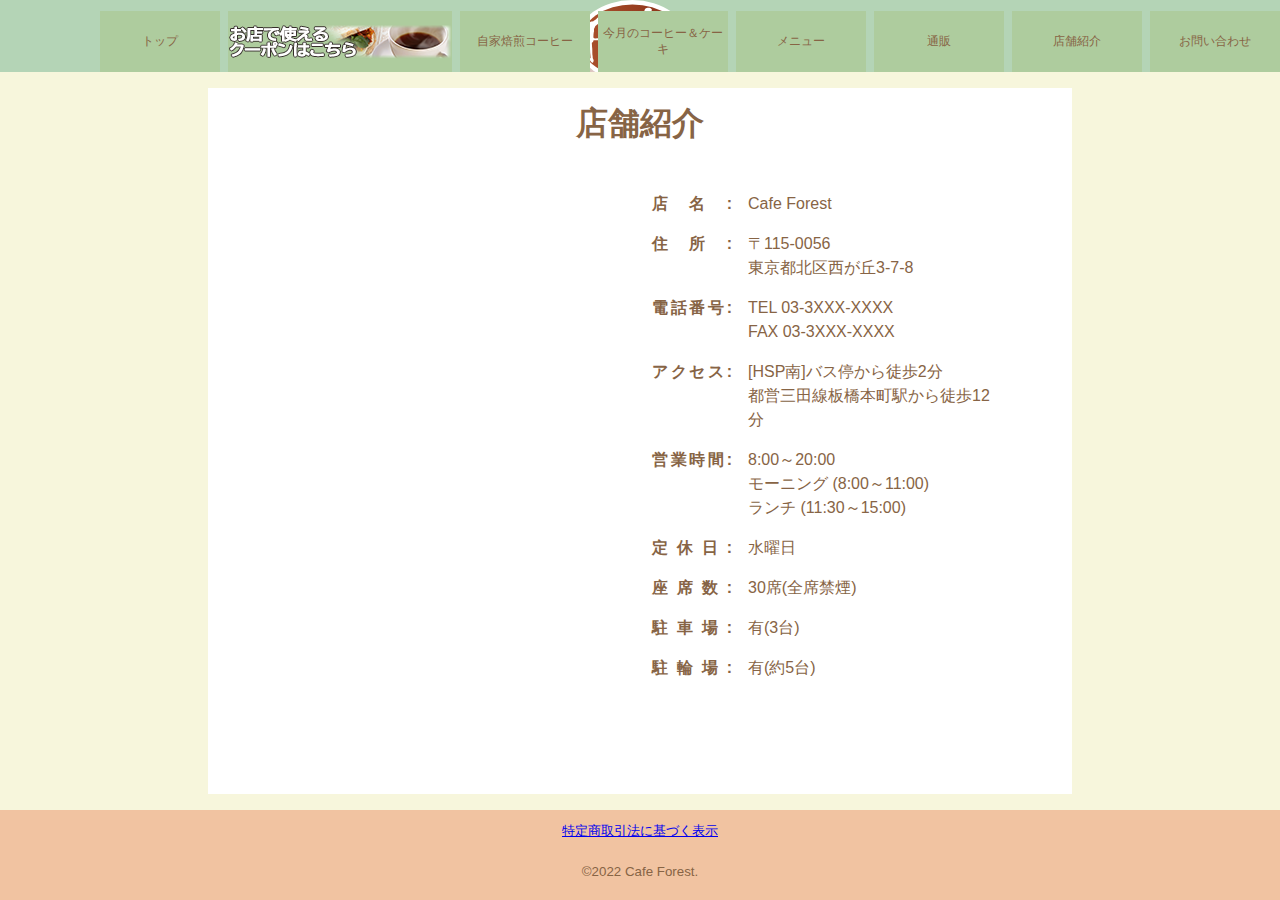
<file: tenpo/index.html>
﻿<!DOCTYPE html>
<html lang="ja">
<head>
<meta charset="UTF-8">
<meta name="viewport" content="width=device-width, initial-scale=1.0, minimum-scale=1.0" />
<meta name="description" content="「Cafe Forest（カフェフォレスト）」は、東京都北区にあるカフェで、ハイパフォーマンスセンターや板橋本町駅の近くに位置します。駐車場や駐輪場があり、アクセスに便利。本格的なコーヒーを気軽に楽しんでもらえるよう、全席禁煙で、店舗の内装はカジュアルな雰囲気になっています。">
<meta name="keywords" content="北区西が丘,ハイパフォーマンススポーツセンター,板橋本町駅,駐車場,駐輪場,全席禁煙">
<title>店舗紹介 | Cafe Forest</title>
<link href="../CSS/general.css" rel="stylesheet" type="text/css">
<link href="../CSS/box.css" rel="stylesheet" type="text/css">
</head>
<body class="tenpo">
<header>
<img src="../images/logo.svg" width="auto" height="100px" alt="ロゴ">
	<nav>
	<h2>サイトマップ</h2>
		<ul>
			<li><a href="../index.html">トップ</a></li>
			<li><a href="../coupon/index.html"><picture><source srcset="../images/banner_hanbun.png" media="(max-width: 730px)"><img src="../images/banner_h.png" alt="バナー"></picture></a></li>
			<li><a href="../coffee-info/index.html">自家焙煎コーヒー</a></li>
			<li><a href="../coffee-cake/monthly.php">今月のコーヒー＆ケーキ</a></li>
			<li><a href="../menu/index.html">メニュー</a></li>
			<li><a href="../store/index.html">通販</a></li><!--ハイライトかdisplay:none-->
			<li><a href="#">店舗紹介</a></li>
			<li><a href="../contact/index.html">お問い合わせ</a></li>
		</ul>
	</nav>
</header>
<main>
		<h1>店舗紹介</h1>
		<figure>
			<p><iframe src="https://www.google.com/maps/embed?pb=!1m18!1m12!1m3!1d1618.6861661896457!2d139.70904629818168!3d35.76622925988168!2m3!1f0!2f0!3f0!3m2!1i1024!2i768!4f13.1!3m3!1m2!1s0x601892dd681e23d5%3A0xd16c6e15cb28a704!2z44CSMTE1LTAwNTYg5p2x5Lqs6YO95YyX5Yy66KW_44GM5LiY77yT5LiB55uu77yX4oiS77yY!5e0!3m2!1sja!2sjp!4v1664257046649!5m2!1sja!2sjp" width="250" height="250" style="border:0;" allowfullscreen="" loading="lazy" referrerpolicy="no-referrer-when-downgrade"></iframe></p>
		</figure>
			<dl>
				<dt>店名</dt>
					<dd>Cafe Forest</dd>
				<dt>住所</dt>
					<dd>〒115-0056<br>東京都北区西が丘3-7-8</dd>
				<dt>電話番号</dt>
					<dd>TEL 03-3XXX-XXXX<br>FAX 03-3XXX-XXXX</dd>
				<dt>アクセス</dt>
					<dd>[HSP南]バス停から徒歩2分<br>都営三田線板橋本町駅から徒歩12分</dd>
				<dt>営業時間</dt>
					<dd>8:00～20:00<br>モーニング (8:00～11:00)<br>ランチ (11:30～15:00)</dd>
				<dt>定休日</dt>
					<dd>水曜日</dd>
				<dt>座席数</dt>
					<dd>30席(全席禁煙)</dd>
				<dt>駐車場</dt>
					<dd>有(3台)</dd>
				<dt>駐輪場</dt>
					<dd>有(約5台)</dd>
			</dl>
			
</main>
<footer>
	<p><small><a href="../law/index.html">特定商取引法に基づく表示</a></small></p>
	<p><small>©2022 Cafe Forest.</small></p>
</footer>
</body>
</html>
</file>
<file: CSS/general.css>
﻿@charset "utf-8";
* {
	margin: 0px;
	padding: 0px;
	box-sizing:border-box;
}
:root {
/* ------ カスタムプロパティ定義 ------- */
	/* 色 */
	--dark:rgb(174, 204, 158);		/* 背景(暗)*/
	--light:rgb(180, 212, 182);	    /* 背景（明）*/
	--pale:rgb(247, 246, 220);		/* 背景（淡）*/
	--pale2:rgba(247, 246, 220,0.3);
	--orange:rgb(241, 195, 161);	/* 背景（オレンジ） */
	--fore:rgb(135, 100, 69);       /*文字色*/
	--strg1:hsl(20,80%,20%);	    /*強調色1 境界線やリンクの文字列の色に使う 
	--strg2:hsl(20,80%,40%);	 強調色2 */
	/* サイズ */
	--baseWidth:960px;			    /* 内容基本幅 */
	/*--minWidth:(280px - 3rem);	  仮内容最小幅*/ 
	/*--maxWidth:1280px;			     /*仮内容最大幅*/
	--logPx:(var(--baseWidth) / 960);
	color:var(--fore);
	font-family:'BIZ UDPGothic', Meiryo, sans-serif;
	font-size:max(12px,var(--logPx) * 16);
	line-height:1em;
}
h1, h2, h3, h4 {
	font-family:Corbel,"BIZ UDPGothic",Meiryo,sans-serif;
	line-height:1.2em;
}
h1 {
	font-size:2em;
	text-align:center;
}
h2 {
	padding-block-end:0.1em;
	color:var(--strg1);
	font-size:1.4em;
}
h3 {
	font-size:1.2em;
}
p {
	margin-block-start:0.5em;
	margin-block-end:1em;
	line-height:1.5em;
}
dl {
	line-height:1.5em;
}
dd {
	line-height:1.5em;
}
nav > h2 {
	display:none; /*箇条書きの・非表示*/
}
ul, ol {
	margin-inline-start:2em; 
	margin-block:0.5em 1em;
	font-size:1em;
	line-height:1.3em;
}
nav ul {
	list-style:none; 
}
figure > p {
	margin:0;
}


/*body要素共通構成box.cssができた場合はbox.cssへ移行*/
header,footer,p {
	position:relative;
	overflow:hidden;
}
body > header {
	block-size:72px; /*10/5 headerの高さ固定*/
}
/*bodyのグリッド構成*/
body {
	display:grid;
	grid-template-columns:1fr min(90%,864px) 1fr; /*幅の指定*/
	grid-template-rows:72px auto 90px; /*header main footerの順の高さの指定*/
	grid-template-areas:
		"header header header "
		". main . "
		"footer footer footer";
	background-color:var(--pale);
	min-block-size:100vh;
	overflow-y:scroll;
	row-gap:1em;
}
/*template-rowsのheaderを論理ピクセルセ指定する場合、min(var(--logPx) * 120,120px)*/
/*headerの文字ぞろえと背景色指定*/
header {
	grid-area:header;
	text-align:center;
	background-color:var(--light);
}
/*headerを一番上に固定*/
body > header {
	position:fixed;
	/*inline-start:0px;*/
	/*block-start:0px;*/
	width:100%;
	z-index:1;
}
/*ulとliの余白ゼロ　画面を狭めた際にliの項目が中央に来るために必要*/
body > header :where(ul,li) {
		margin:0px;
		padding:0px;
	}
/*ロゴを左端に配置 10/17*/
body > header > a > img {
	display:block;
	position:absolute;
	inset-block-end:0px;/*10/5 変更*/
	/*height:calc(var(--logPx) * 120);*/
	height:65px; /*10/5 変更*/
	/*height:100%; 10/5 変更*/
	margin:0;
	line-height:1em;
	z-index:1; /*10/5 ロゴと項目をかぶらせないため*/
}
/*目次上の余白*/
body > header > nav {
	margin-block-start:1.5rem;
	inline-size:100%; /*10/5*/
}
/*目次を横並びにflexで構成*/
body > header > nav > ul {
	display:flex;
	position:absolute; /*10/5 目次の項目を一番下に固定*/
	inset-block-end:0px; /*10/5 目次の項目を一番下に固定*/
	inline-size:100%; /*10/5 header全体で表示するため*/
	font-size:clamp(12px,100vw/8/14,16px);   /*可変に応じた文字サイズ*/
	gap:0.5rem;                              /*目次同士の間隔*/
}
body > header > nav li {
	inline-size:100%;
	block-size:3.8rem; /*liのそれぞれの高さ*/
}
body > header > nav li a {
	display:flex;
	justify-content:center;
	align-items:center;
	block-size:100%;
	background-color: var(--dark);
	text-decoration:none;
	color:var(--fore);
	}
body > header picture > img {
	vertical-align:middle;
}
/*ロゴの分の間隔をあけた目次の表示*/
body > header ul li:first-child {
	padding-inline-start:100px;
}
main {
	grid-area:main;
	background-color:rgb(255,255,255);
	padding-block-start:1rem;
	padding-inline:2rem;
}
body > footer {
	grid-area:footer;
	background-color:var(--orange);
}
body > footer {
	text-align:center;
}
@media screen and (max-width:960px){
	:root{
		--baseWidth:100vw; /*可変する際に必要*/
	}
}
/*以下からＰＣで幅狭になった時の構成*/
@media screen and (max-width: 730px){
	body {
		grid-template-rows:180px auto 90px; /*10/5 header main footerの順の高さの指定*/
		grid-template-areas:
		"header header header "
		"main main main "
		"footer footer footer";

	}
	body > header {
		block-size:180px; /*10/17 headerの高さ固定*/
	}
		/*年代さん加筆*/
/*ロゴを目次の中央に絶対配置 10/17*/
	body > header > a > img {
		inset-inline-start:calc((100vw - 138px) / 2);/*ロゴを中央に置くための計算*/
		inset-block-end:0;
		inline-size:138px;
		block-size:auto; /*画像が大きすぎるため、仮で高さ50％*/
	}
/*画面が幅広の際のロゴ分の余白をリセット*/
	body > header ul li:first-child {
		padding-inline-start:0px;
	}
/*幅狭のnavのグリッド構成*/
	body > header > nav > ul {
		display:grid;
		grid-template-columns:repeat(2, 1fr);/*2列で表示*/
		inline-size:100%;      /*mainの幅と合わせるなら幅を90%*/
		/*margin-inline:auto;  autoで目次を中央に*/
		column-gap:100px;   /*中央にロゴを置く分の空白*/
		flex-wrap:wrap;
	}
	body > header > nav li {
		block-size:3rem; /*liのそれぞれの高さ*/
}
	nav ul li a {		/*文字じゃない部分もリンクとしてさわれます*/
		display: inline-block;
		inline-size: 100%;
		background-color: rgba(169, 200, 132, 0.5);/*領域を確認するための着色です*/
	}
	body > header > nav > ul > li > a:nth-child(odd) {
		justify-items:start; /*奇数行を左*/
	}
	body > header > nav > ul > li > a:nth-child(even) {
		justify-items:end; /*偶数行を右*/
	}
}

@media screen and (max-width:356px){
/*10/17 更新*/
	body > header > a > img {
		inset-inline-start:calc((100vw - 90px) / 2);
		inline-size:90px;
	}
	body > header > nav > ul {
		column-gap:20px;
		}
	body > header > nav > ul > li {
		inline-size:128px;
	}
}
</file>
<file: admin/css/admin.css>
@charset "utf-8";
/*---------- 共通 ----------*/
:root {
	--dark:rgb(127, 183, 126);		/* 背景(暗)*/
	--light:rgb(177, 215, 180);	    /* 背景（明）*/
	--pale:rgb(247, 246, 220);		/* 背景（淡）*/
	--orange:rgb(255, 192, 144);	/* 背景（オレンジ） */
	--fore:rgb(135, 100, 69);       /*文字色*/
	--strg1:hsl(20,80%,20%);	    /*強調色1 境界線やリンクの文字列の色に使う 
	--strg2:hsl(20,80%,40%);	 強調色2 */
}
header, main, footer {
	position: relative;
}
body {
	display: grid;
	grid-template-areas:
		"header header header "
		". main . "
		"footer footer footer";
}
header {
	grid-area:header;
	background-color:var(--light);
}
main {
	grid-area: main;
	margin: auto;
	text-align: center;
}
footer {
	grid-area:footer;
	background-color:var(--orange);
}

/*---------- table ----------*/
table {
	table-layout: auto;
	inline-size: min(100%, 500px);
	border-spacing: 2em 0.5em;
	margin: auto;
}
table th {
	min-width: 7em;
	text-align: end;
}
table td {
	text-align: start;
}
table img {
	max-width: 100%;
}

/*---------- form.html ----------*/
.form textarea {
	inline-size: 100%;
	block-size: 5em;
}

/*---------- confirm.php ----------*/
.confirm main > p:first-of-type {
	color: red;
}
.confirm main > div {
	display: flex;
	justify-content: center;
	align-items: center;
	gap: 2em;
}
.confirm main > div button {
	border: none;
	border-bottom: 1px solid blue;
	font-size: 0.8em;
	color: blue;
	background: transparent;
}

/*---------- createText.php ----------*/
/*ボタンデザイン*/
.createText main > p > a {
	display: block;
	position: relative;
	margin: 0 auto;
	padding: 1em 2em;
	inline-size: 300px;
	font-size: 1em;
	transition: 0.3s;
	text-decoration: none;
}
.createText main > p > a::before {
	content: '';
	position: absolute;
	inset-block-start: 50%;
	inset-inline-end: 1em;
	transform: translateY(-50%);
	inline-size: 35px;
	block-size: 35px;
	border: 2px solid var(--dark);
	border-radius: 50vh;
	transition: 0.3s;
}
.createText main > p > a::after {
	content: '';
	position: absolute;
	inset-block-start: 50%;
	inset-inline-end: 35px;
	transform: translateY(-50%);
	inline-size: 50px;
	block-size: 2px;
	background-color: var(--strg1);
}
.createText main > p > a:hover {
	text-decoration: none;
	background-color: var(--light);
}
.createText main > p > a:hover::before {
	background-color: var(--dark);
}
</file>
<file: CSS/box.css>
﻿@charset "utf-8";
/***************** 店舗情報 ****************/
.tenpo main {
 	display:grid;
 	grid-template-columns:1fr repeat(2, calc(var(--logPx) * 350)) 1fr;
 	grid-template-areas:
 		"h h h h"
 		". figure dl ."
 		"p p p p";
	column-gap:3%;
	row-gap:1em;
	align-items:start;
}
.tenpo main {
	justify-content:center;
}
.tenpo main > h1 {
	grid-area:h;
	text-align:center;
	
}
.tenpo main > figure {
	grid-area:figure;
}
.tenpo main > dl {
	grid-area:dl;
	display:grid;
	column-gap:1em;
	row-gap:1em;
	grid-template-columns:5em 1fr;
	text-align:start;
	padding-block-end:2em;
}
.tenpo main > p {
	grid-area:p;
	text-align:center;
	padding-block-end:1em;
}
.tenpo main > dl > dt {
	text-align:justify;
	text-align-last:justify;
	grid-column:1;
	font-weight:bold;

}
.tenpo main > dl > dt::after {
	content:":";
}
.tenpo main > dl > dd {
	grid-column:2;
}
/*幅が700px以下になった時に地図を上、文を下に*/
@media screen and (max-width:700px) {
	.tenpo main {
		grid-template-columns:1fr 300px 1fr;
		grid-template-areas:
		". h ."
 		". figure ."
 		". dl .";
	}
	/*写真を中央に*/
	.tenpo main > figure {
		text-align:center;
	}
}
@media screen and (max-width: 335px){
	.tenpo main > dl {
		display:block;
	}
	.tenpo main > dl > dt {
		text-align-last:center;
		padding-block-end:0.25em;
		font-size:1.1em;
	}
	/*.tenpo main > dl > dt::after {
		content:none;
	}*/
	.tenpo main > dl > dd {
		text-align:center;
		padding-block-end:0.7em;
	}
}

/******************** 今月のコーヒー＆ケーキ ********************/
.monthly main {
	padding-inline: 1em;
}
.monthly main > section p {
    text-align: center;
}
.monthly main > section > p:first-child {
    margin-block-start: 2em;
}
.monthly main > section > p:last-child {
    margin-block: 5em;
}
.monthly main > section > article {
	justify-content: center; 
	margin-inline:auto; 
    margin-block-end: 3em;
	inline-size: 75%;
	block-size: auto;
}
.monthly main > section > article > h2 {
    border-bottom: 1px solid;
	margin-block-start: 2em;
}
.monthly main > section > article > section > p:nth-of-type(1) {
	margin-block-start: 1.6em;
}
.monthly main > section > article > section > p > img {
    inline-size: 100%;
}
.monthly main > section > article > section > p {
	display: inline-block;
	text-align: start;	
}
.monthly main > aside > h2 {
	text-align: center;
}
.monthly main > aside > article {
    display: grid;
    grid-template-columns:1fr 1fr;
    column-gap: 1em;
}
.monthly main > aside > article > h3 {
    border-bottom: 1px solid;
	margin-block-start: 1em;
}
.monthly main > aside > article > *:nth-child(1) {
	grid-column: 1 / span 2;
	margin-block-end: 1em;
}
.monthly main > aside > article img {
	aspect-ratio: 4 / 3;
	object-fit: cover;
    inline-size: 100%;
}

/*ボタンデザイン*/
.monthly main > section > p > a {
	display: block;
	position: relative;
	margin: 0 auto;
	padding: 1em 2em;
	inline-size: 300px;
	font-size: 1em;
	transition: 0.3s;
	text-decoration: none;
}
.monthly main > section > p > a::before {
	content: '';
	position: absolute;
	inset-block-start: 50%;
	inset-inline-end: 1em;
	transform: translateY(-50%);
	inline-size: 35px;
	block-size: 35px;
	border: 2px solid var(--dark);
	border-radius: 50vh;
	transition: 0.3s;
}
.monthly main > section > p > a::after {
	content: '';
	position: absolute;
	inset-block-start: 50%;
	inset-inline-end: 35px;
	transform: translateY(-50%);
	inline-size: 50px;
	block-size: 2px;
	background-color: var(--strg1);
}
.monthly main > section > p > a:hover {
	text-decoration: none;
	background-color: var(--light);
}
  
.monthly main > section > p > a:hover::before {
	background-color: var(--dark);
}

/* メディアクエリ */
@media screen and (max-width:480px) {
    .monthly main > section p {
        text-align: center;
    }
    .monthly main > section > p:last-child {
        text-align: center;
    }
    .monthly main > section > article h4 {
        text-align: left;
    }
    .monthly main > section > article img {
        inline-size: 100%;
        text-align: center;
    }
	.monthly main > aside > article > section {
		grid-column: 1 / span 2;
	    display: grid;
	    grid-template-columns:1fr 1fr;
	    column-gap: 1em;
	}
	.monthly main > aside > article > section > *:nth-child(1) {
		grid-row: 1 / span 4;
	}
	.monthly main > aside > article > section > *:not(:nth-child(1)) {
		grid-column: 2;
	}
}   

/**************** 自家焙煎珈琲 *******************/
.cfi h1+p {
	display:none;
}

@media screen and (max-width: 730px){
	.cfi {
		grid-template-rows:180px auto 90px; /*header main footerの順の高さの指定*/
	}
}
@media screen and (max-width:425px) {
	.cfi h1+p {
	display:block;
	}
} 

/**************** お問合せ *******************/
.contact main > h1 {
	display:block;
}
.contact main table {
	inline-size: 100%;
}
.contact main table td {					/*normalを指定して、td内の内容を単語区切りで改行*/
	overflow-wrap: normal; 
}
.contact main .item {				/*クラスitem = テーブルの項目名のセル*/
	background-color: #cfcfcf;	/*うすいグレー*/
	padding-inline-start:1rem;
	inline-size: 40%;
}
.contact main table td:not(.item){	/*テーブル内、記入するセル*/
	background-color: #c0c0c0;	/*濃いグレー*/
	block-size: 3rem;
	padding: 0 1rem;
}
.contact main table td span {				/*必須のマーク*/
	font-size: 0.9em;
	color: #FFF;
	background-color: red;
	margin-inline-start: 5px;
	padding: 1px;
}
.contact main .button {			/*【戻る】以外のボタン*/
	text-align: center;
	inline-size: 10rem;
	block-size: 3rem;
	font-size: 1em;
}
.contact main .item{
	/*text-align:left;
	text-decoration:underline;*/
	}
.contact main .modoru{
	width: 7rem; 
	height: 2rem;
	}
.result main > p:first-of-type {
	text-align:center;
	}
.contact main img:hover{  
	transform: scale(1.2);  
	transition-duration: 0.5s;
	}	/*画像触れたら拡大*/
/**********　レ　ス　ポ　ン　シ　ブ　対　応　****************/
@media screen and (max-width: 570px) {
	.contact main .item {
 		inline-size: 100%;
  }
  .contact main table td {	
  	inline-size: 100%;
    display: block;		/*← スマホだと2列だったテーブルが1列に変化*/
	height: 2rem;
		/*↓ ↓ スマホだとtd要素が真ん中に配置されずズレるので下記で調整*/
		padding-block-start: 0.5rem;	
  }
  .contact main textarea {
  	margin-block-start: 1rem;
  }
  .contact table td:not(.item){
		padding-block-start: 1rem;
	}
}

@media screen and (max-width: 420px) {
	.contact table :is(input, textarea) {
		inline-size:90%;
	}
}

/****************** クーポン **********************/
	/*.coupon h1{text-align: center;
	font-size:3.5em;
	padding-bottom:1rem;
	}*/
	
	.coupon main {
	background-color:rgb(247, 246, 220);
	padding-block-start:0;
	padding-inline:0;
	}
	.coupon h1{
	padding-top:0.25em;
	padding-bottom:0.25em;
	text-align:center;
	color:rgb(255, 255, 255);
	background-color:#876554;

	}
	.coupon dl {
	line-height:1.5em;
	padding-inline:2rem;
	}
	.coupon main{background-color:rgb(255, 255, 255)}
	/*
   @media screen and (max-width:680px) {
    	.pc{
    		display: none;
    	}
    }
	@media screen and (min-width:681px) {
    	.sumaho{
    		display: none;
    	}
    }
    */


	
	/*@media 文*/
@media screen and (max-width: 960px) {
	.coupon .pc {
		margin: auto;
		width: 100%;
	}
}
	
@media print {
	.coupon header,.coupon h1,.coupon h2,.coupon p,.coupon a,.coupon dl,.coupon footer {
		display:none;
	}
	.coupon .sumaho{
		display:block;
		height:auto;
		width:57mm;
		margin-inline:auto;
	} 
}
</file>
<file: menu/styles/menu.css>
﻿@charset "utf-8";

/* general */
/* メニューページ mainのみのスタイル */
.menu {
	text-align:justify;
}
@supports(text-justify:inter-character) {
	 .menu {
		text-justify:inter-character;
	}
}
.menu > main {
	background-color:rgb(255,255,255);
	padding-block-end:0.5em;
}
.menu > main h1 {
	text-align:center;
}
.menu > main h1 ~ p {
	text-align:center;
}
.menu > main h2 {
	display:none;
	text-align:center;
}
.menu > main h2 ~ p {
	text-align:center;
}
.menu > main h3 {
	font-size:1.2em;
	padding-block-start:1em;
	margin-block-end:1em;
	text-align:center;
}
.menu > main h4 {
	font-size:1.0em;
	margin-block-start:0.5em;
	text-align:center;
}
.menu > main small {
	font-weight:normal;
}
.menu > main a {
	text-decoration:none;
}
.menu main > section {
	border-radius:0 1rem 1rem 1rem;
	position:relative;
}
.menu main > section > p {
	text-align:start;
	inline-size:90%;
	margin-block-start:2em;
	margin-inline:auto;
}
.menu > main > section > section > p {
	text-align:center;
}
.menu > main > #food > section > h3 {
	margin-block-end:0px;
}
@media screen and (max-width:720px) {
	.menu > main > #drink > section > p {
		inline-size:90%;
		text-align:start;
		margin-inline:auto;
	}
	.menu > main > #drink > section > p > br {
		display:none;
	}
}
@media screen and (max-width:520px) {
	.menu > main > #dessert > section > p {
		inline-size:80%;
		text-align:start;
		margin-inline:auto;
	}
	.menu > main > #dessert > section > p > br {
		display:none;
	}
}

/* タブによる表示切り替え */
.menu > main > div:not(#pagetop) {
	display:flex;
	justify-content:start;
	margin-inline:auto;
	justify-content: center;
}
.menu > main > div > label {
	inline-size:30%;
	block-size:3rem;
	line-height:3rem;
	background-color:var(--orange);
	font-size:1.2em;
	text-align:center;
	color:rgb(255,255,255)
}
.menu > main > div > label:not(:last-of-type) {
	margin-inline-end:0.2em;
}

/* ブラウザ幅 280px以下 */
@media screen and (max-width:480px) {
	.menu > main > div {
		inline-size:100%;
		flex-wrap:wrap;
	}
	.menu > main > div > label {
		inline-size:100%;
		margin-block:0.1em;
	}
	.menu > main > div > label:not(:last-of-type) {
		margin-inline-end:0px;
	}
}
.menu main > div > label:hover { 
	opacity:0.5;
}
.menu main input#item1:checked ~ div > label:nth-of-type(1),
.menu main input#item2:checked ~ div > label:nth-of-type(2),
.menu main input#item3:checked ~ div > label:nth-of-type(3) {
	background-color:var(--pale2);
	font-size:1.4em;
	font-weight:bold;
	color:var(--fore);
}
.menu main input#item1:checked ~ div > label:nth-of-type(1):hover,
.menu main input#item2:checked ~ div > label:nth-of-type(2):hover,
.menu main input#item3:checked ~ div > label:nth-of-type(3):hover {
	opacity:1.0;
}
.menu main input[type="radio"] {
	display:none;
}
.menu main > section {
	display:none;
}
.menu main input#item1:checked ~ section#drink,
.menu main input#item2:checked ~ section#food,
.menu main input#item3:checked ~ section#dessert {
	display:block;
}

/* メニューリスト */
.menu > main > section > section > div {
	display:grid;
	grid-template-columns:repeat(3, max(180px, var(--logPx) * 240));
	justify-content:center;
	gap:1em;
	margin-inline:auto;
	margin-block-end:1em;
}
/* 720px以下でカラム数2 */
@media screen and (max-width:720px) {
	.menu > main > section > section > div {
		grid-template-columns:repeat(2,180px);
	}
}
/* 480px以下でカラム数1 */
@media screen and (max-width:480px) {
	.menu > main > section > section > div {
		grid-template-columns:180px;
	}
}
/* 写真メニュー */
.menu > main > section > section > div > article {
	background-color:rgb(255,255,255);
	padding:0.5em;
	box-shadow: 2px 2px 6px rgb(200,200,200);
}
.menu > main > section > section > div > article img {
	inline-size:100%;
	block-size:max(168px, var(--logPx) * 224);
	object-fit:cover;
	object-position:center;
}
.menu > main > section > section > div > article > h4 {
	block-size:2.5em;
}	
.menu > main > section > section > div > article > p {
	margin:0px;
}
.menu > main > section > section > div > article > p:not(first-of-child) {
	text-align:center;
}
/* 写真2枚表示 */
.menu .img2 img {
		inline-size:calc( (100% - 0.5em) / 2);
}
.menu > main > section > section > div > article > p:first-of-type {
	text-align:justify;
	block-size:4.5em;
	letter-spacing: -0.05em;
}
/* おすすめ */ 
.menu .recommend {
	position:relative;
}
.menu .recommend > div {
	position: absolute;
	top: -7px;
	right: -5px;
	width: 89px;
	height: 91px;
	overflow: hidden;
}  
.menu .recommend > div > span {
	display: inline-block;
	position: absolute;
	padding: 7px 0;
	left: -23px;
	top: 22px;
	width: 160px;
	text-align: center;
	font-size: small;
	font-weight:bold;
	line-height: 16px;
	background: var(--dark);
	opacity:0.9;
	color: rgb(255,255,255);
	letter-spacing: 0.05em;
	-webkit-transform: rotate(45deg);
	transform: rotate(45deg);
	box-shadow: 0 2px 5px rgba(0, 0, 0, 0.2);
} 
.menu .recommend > div > span:before, 
.menu .recommend > div > span::after {
	position: absolute;
	content: "";
	border-top: 4px solid var(--light);
	border-left: 4px solid transparent;
	border-right: 4px solid transparent;
	bottom: -4px;
}
.menu .recommend > div > span:before {
	left: 14px;
}
.menu .recommend > div > span:after {
	right: 18px;
}

/* click! */
.menu > main .click {
	border-radius: 0.75em;
	background-color:var(--orange);
	inline-size:5em;
	block-size:1.5em;
	display:flex;
	margin-inline:auto;
}
.menu > main .click:hover {
	opacity: 0.5;
}
.menu > main .click > a {
	color:rgb(255,255,255);
	inline-size:100%;
	block-size:100%;
	display:flex;
	justify-content:center;
	align-items:center;
}

/* click! in aside */
.menu > main aside .click {
	background-color:var(--dark);
}

/* aside */
.menu > main aside {
	inline-size: 90%;
	background-color:var(--pale2);
	padding:2em;
	margin-inline:auto;
	margin-block:2em 1em;
	border-radius:1em;
	box-shadow: 2px 2px 6px rgb(200,200,200);
}
.menu > main aside > h3 {
	padding-block-start:0px;
}
.menu > main aside p {
	text-align:justify;
}

/* aside オーダーケーキ */
/* 注意事項 */
.menu #dessert > aside > ul {
	margin-block:1em;
}
.menu #dessert > aside > ul > li {
	text-align:start;
}
/* サイズと価格表 */
.menu #dessert > aside > div {
	display:flex;
	justify-content:center;
	gap:1em;
}
.menu #dessert > aside > div > article{
	display:grid;
	grid-template-rows:3em 1.5em 1.5em 1.5em;
	inline-size:calc(var(--logPx) * 160);
	flex-shrink:0;
}
.menu #dessert > aside > div > article > h4,
.menu #dessert > aside > div > article > p {
	padding:0;
	margin:0;
}
.menu #dessert > aside > div > article > p > br {
	display:none;
}
@media screen and (max-width:720px) {
	.menu #dessert > aside > div {
		display:block;
	}
	.menu #dessert > aside > div > article{
		display:grid;
		grid-template-columns:4em 3em 12em 11em;
		grid-template-rows:3em;
	}
}
@media screen and (max-width:480px) {
	.menu #dessert > aside > div {
		display:block;
	}
	.menu #dessert > aside > div > article{
		display:grid;
		inline-size:30%;
		grid-template-columns:4em 12em;
		grid-template-rows:1.5em 1.5em 1.5em;
		margin-block-end:1em;
	}
	.menu #dessert > aside > div > article > h4 {
		grid-row:span 3;
	}
}
/* 各直径に合わせたh4 */
.menu #dessert > aside > div > article > h4 {
	background-color:var(--orange);
	border-radius:50%;
}
.menu #dessert > aside > div > article:nth-of-type(1) h4 {
	inline-size:2em;
	block-size:2em;
}
.menu #dessert > aside article:nth-of-type(2) h4 {
	inline-size:2.5em;
	block-size:2.5em;
}
.menu #dessert > aside article:nth-of-type(3) h4 {
	inline-size:3em;
	block-size:3em;
}

/* 戻るボタン */
.menu main {
	position:relative;
}
.menu footer {
	overflow:visible;
}
.menu #pagetop {
	position:sticky;
	inset-block-end:0.5em;
	margin-inline-start:calc(100% - 2.5em);
}
.menu #pagetop > a {
	background-color:var(--dark);
	opacity: 0.7;
	border-radius:50%;
	inline-size:4em;
	block-size:4em;
	display:flex;
	justify-content:center;
	align-items:center;
	text-align:right;
	z-index:3;
}
.menu #pagetop > a:hover {
	opacity: 0.5;
}
.menu #pagetop > a::after {
	content: "";
	display: block;
	border-block-start: 2px solid rgb(255,255,255);
	border-inline-end: 2px solid rgb(255,255,255);
	inline-size: 25%;
	block-size: 25%;
	transform:rotate(-45deg);
}
</file>
